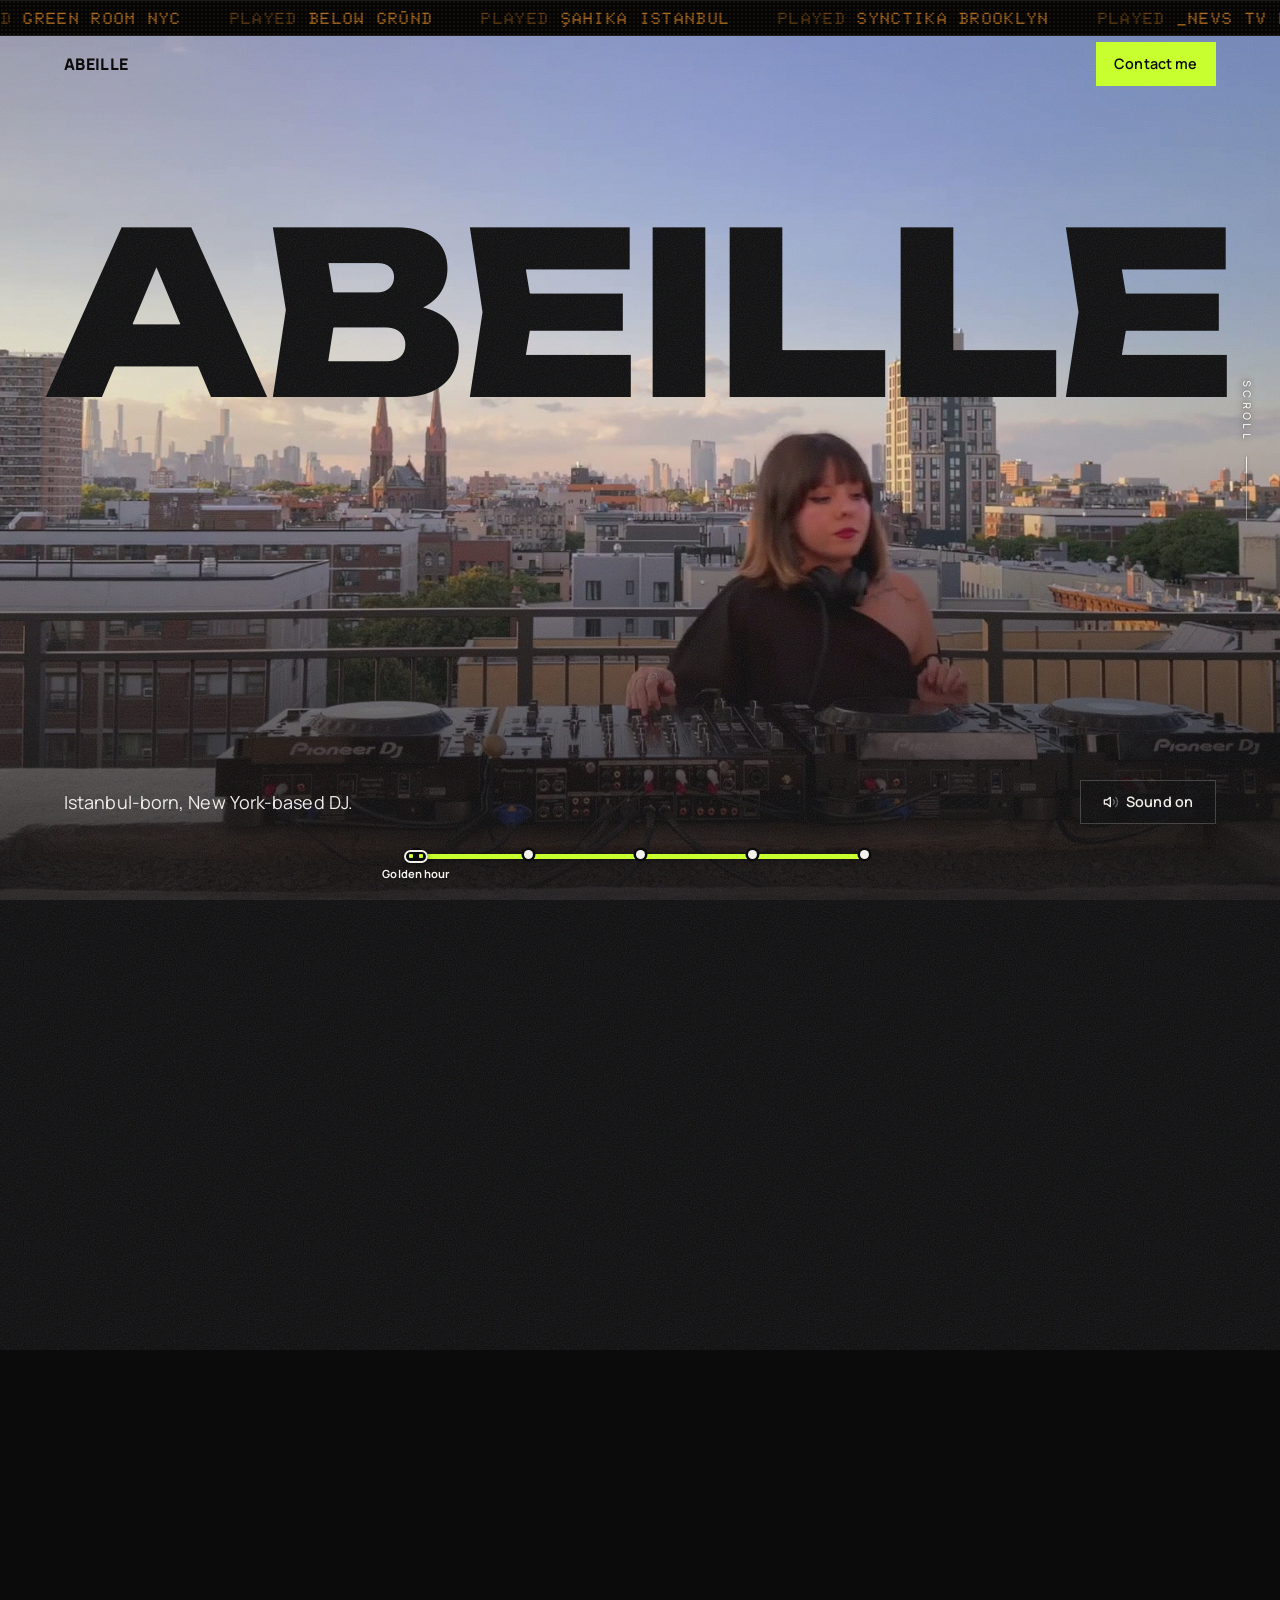
<file: index.html>
<!doctype html>
<html lang="en">
<head>
<meta charset="utf-8">
<meta name="viewport" content="width=device-width, initial-scale=1, viewport-fit=cover">
<title>Abeille · New York DJ | Hypnotic techno, left-field house</title>
<meta name="description" content="Abeille (Melis Eser) is an Istanbul-born, New York-based DJ playing groovy, hypnotic techno, left-field house, ambient and old-school breakbeat.">
<meta name="theme-color" content="#0b0b0c">
<meta property="og:type" content="website">
<meta property="og:title" content="Abeille · New York DJ">
<meta property="og:description" content="Istanbul-born, New York-based DJ playing groovy, hypnotic techno, left-field house, ambient and old-school breakbeat.">
<meta property="og:image" content="https://abeillemusic.com/assets/share.jpg">
<meta property="og:image:width" content="1200">
<meta property="og:image:height" content="630">
<meta name="twitter:card" content="summary_large_image">
<link rel="canonical" href="https://abeillemusic.com/">
<script type="application/ld+json">{"@context": "https://schema.org", "@type": "Person", "name": "Abeille", "alternateName": "Melis Eser", "jobTitle": "DJ", "description": "Istanbul-born, New York-based DJ playing groovy, hypnotic techno, left-field house, ambient and old-school breakbeat.", "url": "https://abeillemusic.com/", "image": "https://abeillemusic.com/assets/share.jpg", "homeLocation": {"@type": "Place", "name": "New York City"}, "sameAs": ["https://www.instagram.com/abeille____/", "https://linktr.ee/abeille__", "https://www.youtube.com/watch?v=L6z0ljJA3YI", "https://www.youtube.com/watch?v=DPb9WRZc78A"]}</script>
<link rel="icon" href="data:,">
<link rel="preconnect" href="https://fonts.googleapis.com">
<link rel="preconnect" href="https://fonts.gstatic.com" crossorigin>
<link href="https://fonts.googleapis.com/css2?family=Manrope:wght@400..800&family=Doto:wght@700..900&family=Unbounded:wght@700..900&display=swap" rel="stylesheet">
<link rel="stylesheet" href="scrollcraft.css">
<style>
:root {
  --sc-canvas: #0b0b0c;  --sc-surface: #151517;
  --sc-ink: #f3f1ec;     --sc-ink-soft: #aeaaa2;
  --sc-accent: #c8ff2e;  --sc-accent-ink: #0b0b0c;
  --sc-font-display: "Manrope", system-ui, sans-serif;
  --sc-font-text: "Manrope", system-ui, sans-serif;
  --sc-font-mono: "Manrope", system-ui, sans-serif;
  --ticker-h: 36px;
  --led: #ff9f2e;          /* countdown-clock amber: the ticker only */
  --bar-h: 56px;
  color-scheme: dark;
}
html { background: var(--sc-canvas); }
body {
  margin: 0; background: var(--sc-canvas); color: var(--sc-ink);
  font-family: var(--sc-font-text); font-size: var(--sc-t-base);
  line-height: var(--sc-leading-body); letter-spacing: 0.005em;
  -webkit-font-smoothing: antialiased;
}
::selection { background: var(--sc-accent); color: var(--sc-accent-ink); }
a { color: inherit; text-underline-offset: 0.2em; text-decoration-thickness: 1px; }
:focus-visible { outline: 2px solid var(--sc-accent); outline-offset: 3px; border-radius: 4px; }

/* ------------------------------------------------------------ chrome ---- */
/* The ticker is a station countdown clock: amber dot-matrix on black, each
   entry led by an L-train bullet (the Brooklyn line, and grey, which is the
   one line colour that belongs on a black-and-white page). */
.ticker {
  position: fixed; inset: 0 0 auto 0; height: var(--ticker-h); z-index: 61;
  background: #050505; color: var(--led);
  font: 800 1.02rem/var(--ticker-h) "Doto", var(--sc-font-mono); letter-spacing: 0.08em; text-transform: uppercase;
  overflow: hidden; white-space: nowrap;
  border-bottom: 1px solid #1c1c1c;
  box-shadow: inset 0 1px 0 #1a1a1a;
}
.ticker::after {
  /* the LED panel's grille: a faint dot screen over the whole strip */
  content: ""; position: absolute; inset: 0; pointer-events: none; z-index: 0;
  background-image: radial-gradient(circle, rgb(255 159 46 / 0.07) 0.8px, transparent 1.2px);
  background-size: 4px 4px;
}
.ticker__track { position: relative; z-index: 1; display: inline-flex; animation: tick 60s linear infinite; will-change: transform; }
.ticker__run { display: inline-flex; gap: 3rem; padding-right: 3rem; }
.ticker__run > span { display: inline-flex; align-items: center; gap: 0.7em; }
.ticker__run b { font-weight: 700; opacity: 0.62; }
.bullet {
  flex: none; width: 22px; height: 22px; border-radius: 50%;
  display: inline-grid; place-items: center;
  background: #a7a9ac; color: #fff;
  font: 700 0.8rem/1 "Helvetica Neue", Helvetica, Arial, sans-serif; letter-spacing: 0;
}
@keyframes tick { to { transform: translate3d(-50%, 0, 0); } }
@media (hover: hover) and (pointer: fine) { .ticker:hover .ticker__track { animation-play-state: paused; } }
.ticker__track { opacity: calc(0.82 + var(--beat, 0) * 0.18); }

.bar {
  position: fixed; top: var(--ticker-h); inset-inline: 0; height: var(--bar-h); z-index: 60;
  display: flex; align-items: center; justify-content: space-between;
  padding-inline: var(--sc-gutter); pointer-events: none;
}
.bar > * { pointer-events: auto; }
.mark {
  font: 800 1rem/1 var(--sc-font-display); font-stretch: 72%; letter-spacing: 0.02em; text-transform: uppercase;
  color: var(--bar-ink, var(--sc-accent-ink)); text-decoration: none;
  transition: color 240ms var(--sc-ease-out);
}
.mark span { font-weight: 500; }
.bar__right { display: flex; align-items: center; gap: var(--sc-2); }
.btn.bar__sound { width: 44px; padding: 0; flex: none; justify-content: center; opacity: 0; pointer-events: none; transition: opacity 200ms var(--sc-ease-out), transform 140ms var(--sc-ease-out); }
.bar__sound svg { width: 18px; height: 18px; flex: none; }
.btn.bar__sound.is-shown { opacity: 1; pointer-events: auto; }
/* 2. Now playing: while the sound is on, the bar's speaker becomes a small
   spinning record with the set's name. Tap it to turn the sound off. */
.np { display: none; align-items: center; gap: 10px; }
.np__disc { width: 24px; height: 24px; border-radius: 50%; flex: none;
  background: radial-gradient(circle, var(--sc-accent) 0 22%, #0d0d0e 23% 27%, var(--sc-canvas) 28% 30%, transparent 31%), repeating-radial-gradient(circle, #111 0 1px, #222 1.4px 2.2px);
  box-shadow: inset 0 0 0 1px rgb(255 255 255 / 0.15); animation: spin 2.2s linear infinite; }
.np__txt { display: grid; text-align: left; line-height: 1.1; }
.np__txt small { font: 600 0.56rem/1 var(--sc-font-mono); letter-spacing: 0.14em; text-transform: uppercase; color: var(--sc-ink-soft); }
.np__txt b { font: 600 0.78rem/1.3 var(--sc-font-text); white-space: nowrap; }
.btn.bar__sound.is-playing { width: auto; padding: 0 14px 0 10px; }
.bar__sound.is-playing .np { display: inline-flex; }
.bar__sound.is-playing .np__icon { display: none; }
@media (max-width: 860px) { .bar__sound.is-playing .np__txt { display: none; } .btn.bar__sound.is-playing { padding: 0; width: 40px; justify-content: center; } }
@media (prefers-reduced-motion: reduce) { .np__disc { animation: none; } }
/* 3. Club light: on the dark slides a soft beam follows the mouse. */
.spot { position: fixed; inset: 0; z-index: 25; pointer-events: none; opacity: 0; transition: opacity 500ms var(--sc-ease-out);
  background: radial-gradient(34vmax 34vmax at var(--spx, 50%) var(--spy, 40%), rgb(255 255 255 / 0.13), rgb(255 255 255 / 0.04) 45%, transparent 70%);
  mix-blend-mode: screen; }
.spot.is-on { opacity: 1; }
@media (hover: none), (pointer: coarse), (prefers-reduced-motion: reduce) { .spot { display: none; } }
.btn {
  appearance: none; border: 0; cursor: pointer; text-decoration: none; white-space: nowrap;
  display: inline-flex; align-items: center; gap: 0.5em;
  height: 44px; padding-inline: 1.15rem; border-radius: 0;
  background: var(--sc-accent); color: var(--sc-accent-ink);
  font: 600 0.9rem/1 var(--sc-font-text); letter-spacing: 0.01em;
  box-shadow: none;
  transition: transform 140ms var(--sc-ease-out), background-color 160ms var(--sc-ease-out);
}
@media (hover: hover) and (pointer: fine) { .btn:hover { background: color-mix(in oklab, var(--sc-accent) 86%, white); } }
.btn:active { transform: scale(0.97); }
.btn:disabled { opacity: 0.5; cursor: not-allowed; }
.btn--ghost { background: color-mix(in oklab, var(--sc-canvas) 72%, transparent); color: var(--sc-ink); box-shadow: inset 0 0 0 1px color-mix(in oklab, var(--sc-ink) 22%, transparent); }
@media (hover: hover) and (pointer: fine) { .btn--ghost:hover { background: color-mix(in oklab, var(--sc-canvas) 88%, transparent); } }

/* The map, drawn like a subway line: five stations on one lime route, and a
   small train that rides between them as you scroll. */
.fader {
  position: fixed; z-index: 60; left: 50%; bottom: max(14px, env(safe-area-inset-bottom));
  translate: -50% 0; width: min(560px, calc(100vw - 2 * var(--sc-gutter)));
}
.fader ol { list-style: none; margin: 0; padding: 0; display: grid; grid-template-columns: repeat(5, 1fr); position: relative; }
.fader ol::before {
  content: ""; position: absolute; left: 10%; right: 10%; top: 12px; height: 5px;
  background: var(--sc-accent); border-radius: 5px;
  box-shadow: 0 1px 6px rgb(0 0 0 / 0.35);
  /* 1. the line pulses on the kick */
  transform: scaleY(calc(1 + var(--beat, 0) * 0.9)); filter: brightness(calc(1 + var(--beat, 0) * 0.35));
}
.fader__knob {
  position: absolute; top: 8px; left: 0; width: 24px; height: 13px; margin-left: -12px; border-radius: 7px;
  background: var(--sc-canvas); box-shadow: inset 0 0 0 2px var(--sc-ink), 0 1px 4px rgb(0 0 0 / 0.5);
  z-index: 3;
  transform: translate3d(calc(var(--k, 0) * 1px), calc(var(--beat, 0) * -4px), 0); will-change: transform; pointer-events: none;
}
.fader__knob::before, .fader__knob::after {
  content: ""; position: absolute; top: 4px; width: 4px; height: 4px; border-radius: 1px; background: var(--sc-accent);
}
.fader__knob::before { left: 5px; } .fader__knob::after { right: 5px; }
.fader button {
  appearance: none; background: none; border: 0; cursor: pointer; color: var(--sc-ink-soft);
  display: flex; flex-direction: column; align-items: center; gap: 8px; padding: 8px 0 4px; width: 100%; min-height: 44px;
  font: 700 0.7rem/1.2 var(--sc-font-text); letter-spacing: 0.01em;
  text-shadow: 0 1px 3px rgb(0 0 0 / 0.7);
  transition: color 160ms var(--sc-ease-out);
}
.fader button::before {
  content: ""; width: 9px; height: 9px; border-radius: 50%;
  background: var(--sc-ink); box-shadow: 0 0 0 2.5px var(--sc-canvas);
  position: relative; z-index: 1;
}
.fader button[aria-current="true"] { color: var(--sc-ink); }
@media (min-width: 861px) {
  .fader button span { opacity: 0; transition: opacity 180ms var(--sc-ease-out); }
  .fader button[aria-current="true"] span, .fader:hover button span, .fader:focus-within button span { opacity: 1; }
}
@media (hover: hover) and (pointer: fine) { .fader button:hover { color: var(--sc-ink); } }

/* --------------------------------------------------------------- hero ---- */
.hero { position: fixed; inset: 0; z-index: 2; overflow: clip; pointer-events: none; will-change: opacity; }
.hero video, .hero canvas { position: absolute; inset: 0; width: 100%; height: 100%; }
#skyline { -webkit-mask-image: url(assets/skyline-mask.png); mask-image: url(assets/skyline-mask.png); -webkit-mask-repeat: no-repeat; mask-repeat: no-repeat; }
.hero video { object-fit: cover; background: #7d8fc4 url(assets/hero-poster.jpg) center / cover; }
.hero__name {
  position: absolute; left: 0; right: 0; margin: 0; text-align: center; white-space: nowrap;
  font-family: "Unbounded", var(--sc-font-display); font-weight: 800;
  text-transform: uppercase; letter-spacing: -0.02em; line-height: 0.9;
  color: var(--sc-canvas);
  transform-origin: 50% 100%; will-change: transform;
}
.hero__name .amp { font-weight: 500; }
/* Solid black, set down into the skyline so the towers stand in front of it. */
.hero__name .pre { display: block; font-size: 0.56em; line-height: 0.84; margin-bottom: 0.05em; }
.hero__scrim { position: absolute; inset: auto 0 0 0; height: 46%; background: linear-gradient(to top, rgb(11 11 12 / 0.86), rgb(11 11 12 / 0.55) 45%, transparent); }
.hero__foot {
  position: absolute; left: var(--sc-gutter); right: var(--sc-gutter); bottom: calc(76px + env(safe-area-inset-bottom));
  display: flex; align-items: center; justify-content: space-between; gap: var(--sc-5); pointer-events: none;
}
.hero__foot > * { pointer-events: auto; }
.hero__sub { margin: 0; max-width: 34ch; font-size: var(--sc-t-base); line-height: 1.5; text-wrap: balance; }
.cue { position: absolute; right: clamp(14px, 2.2vw, 32px); top: 50%; translate: 0 -50%; display: flex; flex-direction: column; align-items: center; gap: 14px; pointer-events: none; transition: opacity 300ms var(--sc-ease-out); }
.cue__label { writing-mode: vertical-rl; font: 700 0.68rem/1 var(--sc-font-mono); letter-spacing: 0.32em; text-transform: uppercase; color: var(--sc-ink); text-shadow: 0 0 1px rgb(0 0 0 / 0.6), 0 1px 6px rgb(0 0 0 / 0.55); }
.cue__line { position: relative; width: 1px; height: 64px; background: color-mix(in oklab, var(--sc-ink) 45%, transparent); box-shadow: 0 0 3px rgb(0 0 0 / 0.4); overflow: hidden; }
.cue__line::after { content: ""; position: absolute; left: 0; top: 0; width: 1px; height: 16px; background: var(--sc-ink); animation: cue 1.8s var(--sc-ease-in-out) infinite; }
@keyframes cue { from { transform: translateY(64px); } to { transform: translateY(-16px); } }
.cue.is-gone { opacity: 0; }
@media (prefers-reduced-motion: reduce) { .cue__line::after { animation: none; top: 24px; } }
.hero__play { position: absolute; left: 50%; top: 58%; translate: -50% -50%; width: 72px; height: 72px; border: 0; border-radius: 50%; cursor: pointer;
  background: rgb(11 11 12 / 0.55); color: var(--sc-ink); box-shadow: inset 0 0 0 1.5px rgb(255 255 255 / 0.5); display: none; place-items: center; pointer-events: auto; z-index: 3;
  transition: transform 140ms var(--sc-ease-out); }
.hero__play svg { width: 28px; height: 28px; margin-left: 4px; }
.hero__play:active { transform: scale(0.95); }
.hero.is-blocked .hero__play { display: grid; }
.sound { min-width: 8.5rem; justify-content: center; }
.sound svg { width: 16px; height: 16px; }


/* -------------------------------------------------------------- copy ----- */
.seg-live { position: absolute; inset: 0; width: 100%; height: 100%; object-fit: cover; z-index: 2; }
.fill { position: absolute; inset: 0; }
.mont-label { position: absolute; left: var(--sc-gutter); top: calc(var(--ticker-h) + var(--bar-h) + 3vh); margin: 0; display: flex; align-items: center; gap: 12px;
  font: 800 clamp(1rem, 1.4vw, 1.35rem)/1 "Doto", var(--sc-font-mono); letter-spacing: 0.08em; text-transform: uppercase; color: var(--led); text-shadow: 0 1px 6px rgb(0 0 0 / 0.6); }
.mont-label__k { font: 700 0.62rem/1 var(--sc-font-mono); letter-spacing: 0.2em; color: var(--sc-canvas); background: var(--led); padding: 4px 6px; text-shadow: none; }
/* A .fill block spans the whole screen, so it must never catch clicks itself,
   or a block on top swallows clicks meant for the one under it. Only its controls take clicks, and only while the engine has
   marked the block live. */
.fill { pointer-events: none !important; }
.fill[style*="pointer-events: auto"] :is(a, button, input, select, textarea, label, .boro, .book, form, .crate) { pointer-events: auto; }
.kicker { font: 500 0.72rem/1.2 var(--sc-font-mono); letter-spacing: 0.08em; text-transform: uppercase; color: var(--sc-accent); margin: 0 0 var(--sc-3); }
.say { margin: 0; font: 700 var(--sc-t-2xl)/1.02 var(--sc-font-display); font-stretch: 80%; letter-spacing: var(--sc-track-snug); text-wrap: balance; max-width: 16ch; }
.body { margin: var(--sc-4) 0 0; color: var(--sc-ink-soft); max-width: 40ch; text-wrap: pretty; line-height: 1.66; }

.lead-scrim { position: absolute; inset: 0; background: linear-gradient(90deg, rgb(11 11 12 / 0.78), rgb(11 11 12 / 0.4) 32%, transparent 55%); }
.dusk-line { position: absolute; left: var(--sc-gutter); top: 30%; }
.dusk-line .say { font-size: var(--sc-t-xl); font-weight: 600; font-stretch: 90%; max-width: 20ch; }

/* The peak. Two halves, one room, two names. */
.peak-scrim { position: absolute; inset: 0; background: linear-gradient(to top, rgb(11 11 12 / 0.9) 0%, rgb(11 11 12 / 0.55) 30%, transparent 55%); }
.name { position: absolute; bottom: clamp(5.5rem, 13vh, 8rem); width: calc(50% - 2 * var(--sc-gutter)); }
.name--a, .name--solo { left: var(--sc-gutter); }
.name--solo { width: min(44rem, calc(100% - 2 * var(--sc-gutter))); }
.name--solo h2 { font-size: clamp(3rem, 9vw, 9rem); }
.name--r { left: calc(50% + var(--sc-gutter)); }
.name h2 {
  margin: 0; font-family: "Unbounded", var(--sc-font-display); font-weight: 800;
  font-size: clamp(2.4rem, 5.6vw, 6.4rem); line-height: 0.92; letter-spacing: -0.02em; text-transform: uppercase;
  color: var(--sc-ink);
}
.name h2 .rule { display: block; height: 3px; width: 2.2ch; background: var(--sc-accent); margin: 0.12em 0 0; }
.name p { margin: var(--sc-4) 0 0; max-width: 36ch; color: var(--sc-ink); font-size: var(--sc-t-base); line-height: 1.5; }
.name__link { color: inherit; text-decoration: none; }
@media (hover: hover) and (pointer: fine) { .name__link:hover .rule { width: 100%; } }
.name h2 .rule { transition: width 260ms var(--sc-ease-out); }
.name__more { display: inline-flex; align-items: center; gap: 0.5em; margin-top: var(--sc-4); min-height: 44px; padding: 0 1rem; border-radius: 0; background: var(--sc-accent); color: var(--sc-accent-ink); font: 600 0.9rem/1 var(--sc-font-text); text-decoration: none; box-shadow: none; transition: transform 140ms var(--sc-ease-out); }
.name__more:active { transform: scale(0.97); }
.name p small { display: block; margin-top: var(--sc-2); color: var(--sc-ink-soft); font: 400 0.72rem/1.5 var(--sc-font-mono); letter-spacing: 0.04em; text-transform: uppercase; }

.listen { position: absolute; left: var(--sc-gutter); right: var(--sc-gutter); top: calc(var(--ticker-h) + var(--bar-h) + 4vh); max-width: 78rem; }
/* The crate: her sets as records. They sit still; click one and it starts
   turning (and opens the set), so the one you are playing is the one that spins. */
.crate { list-style: none; margin: var(--sc-6) 0 0; padding: 0; display: grid; grid-template-columns: repeat(5, minmax(0, 1fr)); gap: var(--sc-5) var(--sc-5); max-width: min(78rem, 118vh); }
.rec a { display: block; text-decoration: none; color: inherit; }
.rec__disc {
  position: relative; display: block; width: min(100%, 20vh); aspect-ratio: 1; border-radius: 50%;
  background:
    radial-gradient(circle at 50% 50%, transparent 0 40%, rgb(255 255 255 / 0.06) 40.4%, transparent 41%),
    repeating-radial-gradient(circle at 50% 50%, #111 0 1.2px, #1a1a1c 1.6px 2.6px),
    #0d0d0e;
  box-shadow: 0 10px 24px rgb(0 0 0 / 0.55), inset 0 0 0 1px rgb(255 255 255 / 0.06);
  transition: transform 260ms var(--sc-ease-out);
}
.rec__disc::before { content: ""; position: absolute; inset: 0; border-radius: 50%; background: conic-gradient(from 20deg, transparent 0 12%, rgb(255 255 255 / 0.09) 17%, transparent 24% 62%, rgb(255 255 255 / 0.07) 67%, transparent 74%); mix-blend-mode: screen; pointer-events: none; }
.rec__label { position: absolute; left: 50%; top: 50%; width: 50%; height: 50%; translate: -50% -50%; border-radius: 50%; object-fit: cover; box-shadow: 0 0 0 3px #0d0d0e; }
.rec__disc::after { content: ""; position: absolute; left: 50%; top: 50%; width: 3.4%; height: 3.4%; translate: -50% -50%; border-radius: 50%; background: var(--sc-canvas); box-shadow: inset 0 0 0 1px rgb(255 255 255 / 0.25); z-index: 1; }
.rec__t { display: block; margin-top: var(--sc-3); font: 700 var(--sc-t-sm)/1.25 var(--sc-font-display); transition: color 160ms var(--sc-ease-out); }
.rec__m { display: block; margin-top: 2px; font: 500 0.66rem/1.4 var(--sc-font-mono); letter-spacing: 0.06em; text-transform: uppercase; color: var(--sc-ink-soft); }
.rec.is-playing .rec__disc { animation: spin 2.2s linear infinite; }
.rec.is-playing .rec__t { color: var(--sc-accent); }
@keyframes spin { to { rotate: 360deg; } }
@media (hover: hover) and (pointer: fine) { .rec a:hover .rec__disc { transform: translateY(-6px); } .rec a:hover .rec__t { color: var(--sc-accent); } }
.rec a:focus-visible { outline: none; }
.rec a:focus-visible .rec__disc { outline: 2px solid var(--sc-accent); outline-offset: 5px; }
.crate__more { display: flex; gap: var(--sc-6); margin: var(--sc-6) 0 0; }
.crate__more a { font: 600 var(--sc-t-sm)/1 var(--sc-font-display); text-decoration: underline; text-decoration-color: color-mix(in oklab, var(--sc-ink) 35%, transparent); text-underline-offset: 0.3em; min-height: 44px; display: inline-flex; align-items: center; }
@media (hover: hover) and (pointer: fine) { .crate__more a:hover { color: var(--sc-accent); } }
@media (prefers-reduced-motion: reduce) { .rec.is-playing .rec__disc { animation: none; } }
@media (min-width: 861px) and (max-height: 800px) {
  .listen { top: calc(var(--ticker-h) + var(--bar-h) + 2vh); }
  .listen__head { font-size: var(--sc-t-lg); }
  .crate { margin-top: var(--sc-4); gap: var(--sc-4); }
  .rec__disc { width: min(100%, 17vh); }
  .crate__more { margin-top: var(--sc-3); }
}
.listen__head { margin: 0; font: 700 var(--sc-t-xl)/1.1 var(--sc-font-display); font-stretch: 82%; letter-spacing: var(--sc-track-snug); text-wrap: balance; }
.listen .body { color: var(--sc-ink); max-width: 44ch; }
.listen__links { list-style: none; margin: var(--sc-6) 0 0; padding: 0; border-top: 1px solid var(--sc-hairline-strong); }
.listen__links a { display: flex; justify-content: space-between; align-items: baseline; gap: var(--sc-4); min-height: 44px; padding: var(--sc-3) 0; border-bottom: 1px solid var(--sc-hairline-strong); text-decoration: none; font: 600 var(--sc-t-lg)/1.2 var(--sc-font-display); font-stretch: 86%; }
.listen__links a span { font: 500 0.72rem/1 var(--sc-font-mono); letter-spacing: 0.06em; text-transform: uppercase; color: var(--sc-ink-soft); }
@media (hover: hover) and (pointer: fine) { .listen__links a:hover { color: var(--sc-accent); } }
.rooms { position: absolute; left: var(--sc-gutter); top: calc(var(--ticker-h) + var(--bar-h) + 6vh); }
.rooms ul { list-style: none; margin: 0; padding: 0; font: 800 var(--sc-t-3xl)/0.96 var(--sc-font-display); font-stretch: 70%; text-transform: uppercase; letter-spacing: -0.005em; }
.rooms li:nth-child(even) { color: var(--sc-ink-soft); }
.rooms .body { color: var(--sc-ink); }
.gear { position: absolute; left: var(--sc-gutter); bottom: clamp(6rem, 14vh, 8.5rem); max-width: 26rem; }
.gear .say { font-size: var(--sc-t-xl); max-width: 18ch; }
.side-scrim { position: absolute; inset: 0; background: rgb(11 11 12 / 0.72); }

/* The close. The lights are down, nothing moves, and the form is simple. */
.book {
  position: absolute; left: var(--sc-gutter); right: var(--sc-gutter);
  top: calc(var(--ticker-h) + var(--bar-h) + 2vh); bottom: 84px;
  display: grid; grid-template-columns: minmax(0, 0.9fr) minmax(0, 1.1fr); gap: clamp(2rem, 6vw, 6rem); align-items: center;
  max-width: 72rem; margin-inline: auto;
}
.book__lede h2 { margin: 0; font: 800 var(--sc-t-3xl)/0.94 var(--sc-font-display); font-stretch: 72%; text-transform: uppercase; letter-spacing: -0.005em; }
.book__credit { margin-top: var(--sc-6); font: 400 0.7rem/1.6 var(--sc-font-mono); letter-spacing: 0.04em; text-transform: uppercase; color: var(--sc-ink-soft); }
form.f {
  display: grid; grid-template-columns: 1fr 1fr; gap: var(--sc-4);
  padding: clamp(1.25rem, 2.6vw, 2rem); border-radius: var(--sc-r-md);
  background: color-mix(in oklab, var(--sc-surface) 92%, transparent); box-shadow: var(--sc-edge), var(--sc-e3);
}
.f label { display: grid; gap: 6px; font: 500 0.72rem/1.2 var(--sc-font-mono); letter-spacing: 0.06em; text-transform: uppercase; color: var(--sc-ink-soft); }
.f .wide { grid-column: 1 / -1; }
.f input, .f select, .f textarea {
  width: 100%; box-sizing: border-box; font: 400 1rem/1.4 var(--sc-font-text); color: var(--sc-ink); letter-spacing: 0;
  background: var(--sc-canvas); border: 1px solid var(--sc-hairline-strong); border-radius: var(--sc-r-sm);
  padding: 0.65rem 0.75rem; min-height: 44px; caret-color: var(--sc-accent); text-transform: none;
  transition: border-color 160ms var(--sc-ease-out);
}
.f textarea { resize: vertical; min-height: 72px; }
.f input:hover, .f select:hover, .f textarea:hover { border-color: color-mix(in oklab, var(--sc-ink) 40%, transparent); }
.f input:focus-visible, .f select:focus-visible, .f textarea:focus-visible { outline: 2px solid var(--sc-accent); outline-offset: 1px; border-color: transparent; }
.f .check { display: flex; align-items: center; gap: 10px; font: 400 0.95rem/1.3 var(--sc-font-text); letter-spacing: 0; text-transform: none; color: var(--sc-ink); min-height: 44px; }
.f .check input { width: 20px; height: 20px; min-height: 0; accent-color: var(--sc-accent); margin: 0; }
.f__row { grid-column: 1 / -1; display: flex; align-items: center; justify-content: space-between; gap: var(--sc-4); flex-wrap: wrap; }
.f__status { margin: 0; font-size: var(--sc-t-sm); color: var(--sc-ink-soft); min-height: 1.4em; }
.f__status[data-state="ok"] { color: var(--sc-accent); }

/* The close: her name, two ways to reach her, nothing else. */
.contact-scrim { position: absolute; inset: 0; background: linear-gradient(90deg, rgb(11 11 12 / 0.9) 0%, rgb(11 11 12 / 0.75) 45%, rgb(11 11 12 / 0.2) 75%, transparent 90%); }
@media (max-width: 860px) {
  .contact-scrim { background: rgb(11 11 12 / 0.72); }
  .contact__ways a { flex-direction: column; align-items: flex-start; gap: 6px; }
  .contact__ways .v { font-size: var(--sc-t-lg); overflow-wrap: anywhere; }
}
.contact { position: absolute; left: var(--sc-gutter); right: var(--sc-gutter); top: 50%; transform: translateY(-50%); max-width: 44rem; }
.contact h2 { margin: 0; font: 800 clamp(1.8rem, 3.8vw, 3.6rem)/0.95 "Unbounded", var(--sc-font-display); letter-spacing: -0.02em; text-transform: uppercase; }
.contact .body { margin: var(--sc-5) 0 0; color: var(--sc-ink); max-width: 44ch; }
.contact__ways { list-style: none; margin: var(--sc-6) 0 0; padding: 0; border-top: 1px solid var(--sc-hairline-strong); }
.contact__ways a { display: flex; justify-content: space-between; align-items: baseline; gap: var(--sc-5); min-height: 56px; padding: var(--sc-4) 0; border-bottom: 1px solid var(--sc-hairline-strong); text-decoration: none; }
.contact__ways .k { font: 500 0.78rem/1 var(--sc-font-mono); letter-spacing: 0.06em; text-transform: uppercase; color: var(--sc-ink-soft); }
.contact__ways .v { font: 700 var(--sc-t-xl)/1.1 var(--sc-font-display); font-stretch: 86%; color: var(--sc-ink); transition: color 160ms var(--sc-ease-out); }
@media (hover: hover) and (pointer: fine) { .contact__ways a:hover .v { color: var(--sc-accent); } }
.contact__credit { margin-top: var(--sc-7); font: 400 0.7rem/1.6 var(--sc-font-mono); letter-spacing: 0.04em; text-transform: uppercase; color: var(--sc-ink-soft); }

/* The borough map. Official outlines, simplified; tap one and it lights up. */
.boro-map { margin: var(--sc-6) 0 0; max-width: 22rem; }
.boro-map svg { display: block; width: 100%; height: auto; overflow: visible; }
.boro { fill: #29292d; stroke: color-mix(in oklab, var(--sc-ink) 38%, transparent); stroke-width: 0.8; stroke-linejoin: round; cursor: pointer; transition: fill 160ms var(--sc-ease-out); }
@media (hover: hover) and (pointer: fine) { .boro:hover { fill: #3a3a3f; } }
.boro.is-on { fill: var(--sc-accent); stroke: var(--sc-accent); }
.boro-map figcaption { margin-top: var(--sc-3); font: 500 0.72rem/1.4 var(--sc-font-mono); letter-spacing: 0.06em; text-transform: uppercase; color: var(--sc-ink-soft); }
.boro-map figcaption b { color: var(--sc-accent); font-weight: 500; }
.boro-pick { border: 0; margin: 0; padding: 0; min-width: 0; }
.boro-pick legend { padding: 0; margin-bottom: 6px; font: 500 0.72rem/1.2 var(--sc-font-mono); letter-spacing: 0.06em; text-transform: uppercase; color: var(--sc-ink-soft); }
.chips { display: flex; flex-wrap: wrap; gap: 6px; }
.chip { position: relative; display: inline-flex; }
.chip input { position: absolute; opacity: 0; inset: 0; margin: 0; cursor: pointer; }
.chip span {
  display: inline-flex; align-items: center; min-height: 36px; padding: 0 0.8rem; border-radius: var(--sc-r-pill);
  border: 1px solid var(--sc-hairline-strong); font: 400 0.9rem/1 var(--sc-font-text); color: var(--sc-ink); letter-spacing: 0; text-transform: none;
  transition: background-color 160ms var(--sc-ease-out), border-color 160ms var(--sc-ease-out), color 160ms var(--sc-ease-out);
}
@media (hover: hover) and (pointer: fine) { .chip:hover span { border-color: color-mix(in oklab, var(--sc-ink) 50%, transparent); } }
.chip input:checked + span { background: var(--sc-accent); border-color: var(--sc-accent); color: var(--sc-accent-ink); }
.chip input:focus-visible + span { outline: 2px solid var(--sc-accent); outline-offset: 2px; }

/* -------------------------------------------------------------- phone ---- */
@media (max-width: 860px) {
  :root { --bar-h: 52px; }
  .mark { font-size: 0.86rem; }
  .bar .btn { height: 40px; padding-inline: 0.9rem; font-size: 0.84rem; }
  .bar .bar__sound { width: 40px; padding: 0; }
  .hero__sub { font-size: var(--sc-t-sm); max-width: 30ch; }
  .hero__name { letter-spacing: -0.045em; }
  .fader button span { display: none; }
  .fader button[aria-current="true"] span { display: inline; position: absolute; top: -14px; white-space: nowrap; }
  .fader button { position: relative; }
  .name { width: auto; left: var(--sc-gutter); right: var(--sc-gutter); }
  .name--a { top: calc(var(--ticker-h) + var(--bar-h) + 1rem); bottom: auto; }
  .name--solo { bottom: 88px; }
  .name--solo h2 { font-size: clamp(2.6rem, 15vw, 4.2rem); }
  .name--r { bottom: 88px; }
  .name h2 { font-size: clamp(2.2rem, 11vw, 3.6rem); }
  .name p { font-size: var(--sc-t-sm); }
  .peak-scrim { background: linear-gradient(to bottom, rgb(11 11 12 / 0.7), transparent 18%), linear-gradient(to top, rgb(11 11 12 / 0.96) 0%, rgb(11 11 12 / 0.9) 34%, rgb(11 11 12 / 0.55) 52%, transparent 68%); }
  .rooms ul { font-size: clamp(2.2rem, 11vw, 3rem); }
  .listen { right: var(--sc-gutter); top: calc(var(--ticker-h) + var(--bar-h) + 1rem); }
  /* phones: all ten records at once, four to a row, the last row centred */
  .crate { display: flex; flex-wrap: wrap; justify-content: center; gap: 14px 10px; margin-top: var(--sc-4); }
  .rec { flex: 0 0 calc((100% - 30px) / 4); text-align: center; }
  .rec__disc { width: 100%; margin: 0 auto; }
  .rec__t { margin-top: 6px; font-size: 0.68rem; line-height: 1.2; }
  .rec__m { display: none; }
  .crate__more { gap: var(--sc-5); margin-top: var(--sc-4); }
  .crate__more a { font-size: 0.8rem; }
  .listen__head { font-size: var(--sc-t-lg); }
  .listen .body { font-size: var(--sc-t-sm); }
  .listen__links { margin-top: var(--sc-4); }
  .listen__links a { font-size: var(--sc-t-base); }
  .gear { right: var(--sc-gutter); bottom: 90px; max-width: none; }
  .side-scrim { background: rgb(11 11 12 / 0.8); }
  .dusk-line { right: var(--sc-gutter); }
  .book { grid-template-columns: 1fr; gap: var(--sc-4); align-content: start; top: calc(var(--ticker-h) + var(--bar-h) + 0.5rem); bottom: 64px; overflow-y: auto; overscroll-behavior: contain; }
  .book__lede h2 { font-size: var(--sc-t-2xl); }
  .book__lede .body { margin-top: var(--sc-2); font-size: var(--sc-t-sm); }
  .book__credit { display: none; }
  .boro-map { max-width: 13rem; margin-top: var(--sc-3); }
  form.f { gap: var(--sc-3); padding: 1rem; }
  .f textarea { min-height: 56px; }
}
@media (max-width: 860px) and (orientation: portrait) {
  .hero__foot { flex-direction: row; align-items: center; bottom: calc(84px + env(safe-area-inset-bottom)); gap: var(--sc-3); }
  .hero__foot .sound { min-width: 0; width: 44px; padding: 0; }
  .hero__foot .sound span { position: absolute; width: 1px; height: 1px; overflow: hidden; clip: rect(0 0 0 0); }
  .hero__name .l { display: block; }
}
@media (max-width: 860px) and (max-height: 700px) { .book__lede .body { display: none; } }
/* small phones (iPhone SE and similar): records five to a row, tighter type,
   and a contact card that never slides under the bar */
@media (max-width: 860px) and (max-height: 700px) {
  .listen { top: calc(var(--ticker-h) + var(--bar-h) + 0.5rem); }
  .listen .kicker { margin-bottom: 4px; }
  .listen__head { font-size: var(--sc-t-base); }
  .crate { gap: 10px 8px; margin-top: 10px; }
  .rec { flex-basis: calc((100% - 32px) / 5); }
  .rec__t { font-size: 0.6rem; }
  .crate__more { margin-top: 8px; }
  .crate__more a { min-height: 36px; font-size: 0.72rem; }
}
@media (max-width: 860px) {
  .contact { top: calc(var(--ticker-h) + var(--bar-h) + 1.5rem); transform: none; }
  .contact__ways .v { font-size: clamp(1rem, 5.2vw, 1.35rem); overflow-wrap: normal; white-space: nowrap; }
}

@media (prefers-reduced-motion: reduce) {
  .ticker__track { animation: none; }
  .ticker { overflow-x: auto; }
  .hero__name { transform: none !important; }
}
</style>
</head>
<body>

<div class="ticker" aria-label="Where they have played">
  <div class="ticker__track"><div class="ticker__run" id="tickerRun"></div></div>
</div>

<header class="bar">
  <a class="mark" href="#top" aria-label="Abeille, back to the top">Abeille</a>
  <div class="bar__right">
    <button class="btn btn--ghost bar__sound" id="soundBar" type="button" aria-pressed="false" aria-label="Sound on">
      <span class="np" aria-hidden="true"><span class="np__disc"></span><span class="np__txt"><small>Now playing</small><b id="npName">Rooftop · _nevs tv</b></span></span>
      <svg class="np__icon" viewBox="0 0 24 24" fill="none" stroke="currentColor" stroke-width="2" stroke-linecap="round" stroke-linejoin="round" aria-hidden="true"><path d="M11 5 6 9H2v6h4l5 4V5z"/><path class="wave" d="M15.5 8.5a5 5 0 0 1 0 7M19 5a10 10 0 0 1 0 14" opacity="0.35"/></svg>
    </button>
    <a class="btn" href="#book" data-go="4">Contact me</a>
  </div>
</header>
<audio id="melisAudio" src="assets/melis-audio.m4a" preload="none" loop></audio>
<audio id="clubAudio" src="assets/nosignal-audio.m4a" preload="none" loop></audio>

<main id="top" data-sc-mode="worldflight" data-sc-seam="0.16" data-sc-lerp="0.12">

  <div data-sc-world>
    <div data-sc-segment data-sc-w="0.8" data-sc-waypoint="Golden hour">
      <img class="sc-world__poster" src="assets/gold.jpg" alt="" decoding="async">
      <video data-sc-src="assets/gold.mp4" data-sc-src-mobile="assets/gold-m.mp4" muted playsinline></video>
    </div>
    <div data-sc-segment data-sc-w="0.85" data-sc-waypoint="Dusk">
      <img class="sc-world__poster" src="assets/dusk.jpg" alt="" decoding="async">
      <video data-sc-src="assets/dusk.mp4" data-sc-src-mobile="assets/dusk-m.mp4" muted playsinline></video>
    </div>
    <div data-sc-segment data-sc-w="1.5" data-sc-linger="0.35" data-sc-waypoint="Listen" id="namesSeg">
      <img class="sc-world__poster" src="assets/peak.jpg" alt="" decoding="async">
      <video data-sc-src="assets/peak.mp4" data-sc-src-mobile="assets/peak-m.mp4" muted playsinline></video>
    </div>
    <div data-sc-segment data-sc-w="1.8" data-sc-waypoint="Abeille" id="roomSeg">
      <img class="sc-world__poster" src="assets/montage.jpg" alt="" decoding="async">
      <!-- No scrub clip here on purpose: her Below Grūnd set plays in real time (added by
           the page after mount, so the engine leaves it alone). -->
    </div>
    <div data-sc-segment data-sc-w="1.1" data-sc-waypoint="Contact me">
      <img class="sc-world__poster" src="assets/last.jpg" alt="" decoding="async">
      <video data-sc-src="assets/last.mp4" data-sc-src-mobile="assets/last-m.mp4" muted playsinline></video>
    </div>
  </div>

  <!-- The establishing shot: the set itself, in real time, with the name standing
       in the sky BEHIND the skyline. The canvas redraws the buildings from the same
       video frame through a mask, so the towers and spires cover the letters. -->
  <section class="hero" id="hero" aria-labelledby="heroName">
    <video id="live" autoplay muted loop playsinline webkit-playsinline disablepictureinpicture preload="auto" poster="assets/hero-poster.jpg"
           aria-label="Abeille (Melis Eser) playing a rooftop set in Brooklyn at sunset"></video>
    <h1 class="hero__name" id="heroName"><span class="l">Abeille</span></h1>
    <canvas id="skyline" aria-hidden="true"></canvas>
    <button class="hero__play" id="heroPlay" type="button" aria-label="Play video"><svg viewBox="0 0 24 24" aria-hidden="true"><path d="M8 5.5v13l11-6.5z" fill="currentColor"/></svg></button>
    <div class="hero__scrim"></div>
    <div class="cue" id="cue" aria-hidden="true"><span class="cue__label">Scroll</span><span class="cue__line"></span></div>
    <div class="hero__foot">
      <p class="hero__sub">Istanbul-born, New York-based DJ.</p>
      <button class="btn btn--ghost sound" id="sound" type="button" aria-pressed="false">
        <svg viewBox="0 0 24 24" fill="none" stroke="currentColor" stroke-width="2" stroke-linecap="round" stroke-linejoin="round" aria-hidden="true"><path d="M11 5 6 9H2v6h4l5 4V5z"/><path id="soundWave" d="M15.5 8.5a5 5 0 0 1 0 7M19 5a10 10 0 0 1 0 14" opacity="0.35"/></svg>
        <span id="soundLabel">Sound on</span>
      </button>
    </div>
  </section>


  <div data-sc-world-copy>

    <div class="fill" data-sc-copy data-sc-window="0.535 0.805 0.16 0.14">
      <div class="peak-scrim"></div>
      <p class="mont-label"><span class="mont-label__k">Live</span><span id="montName">Rooftop · _nevs tv</span></p>
      <div class="name name--solo">
        <h2><a class="name__link" href="abeille.html">Abeille<span class="rule"></span></a></h2>
        <p>Melis Eser. Groovy, hypnotic techno, left-field house, ambient and old-school breakbeat.</p>
        <a class="name__more" href="abeille.html">Watch Abeille play <span aria-hidden="true">→</span></a>
      </div>
    </div>

    <div class="fill" data-sc-copy data-sc-window="0.285 0.51 0.2 0.18">
      <div class="side-scrim"></div>
      <div class="listen">
        <p class="kicker">Listen</p>
        <h2 class="listen__head">Pick a record. Every one is a full set.</h2>
        <ul class="crate"><li class="rec"><a href="https://www.youtube.com/watch?v=L6z0ljJA3YI" target="_blank" rel="noopener"><span class="rec__disc" aria-hidden="true"><img class="rec__label" src="assets/records/L6z0ljJA3YI.jpg" alt="" loading="lazy" decoding="async" width="480" height="480"></span><span class="rec__t">Below Grūnd</span><span class="rec__m">July 2026</span></a></li><li class="rec"><a href="https://www.youtube.com/watch?v=DPb9WRZc78A" target="_blank" rel="noopener"><span class="rec__disc" aria-hidden="true"><img class="rec__label" src="assets/records/DPb9WRZc78A.jpg" alt="" loading="lazy" decoding="async" width="480" height="480"></span><span class="rec__t">_nevs tv rooftop</span><span class="rec__m">Brooklyn, 2026</span></a></li><li class="rec"><a href="https://www.youtube.com/watch?v=eTdJzm-oXk8" target="_blank" rel="noopener"><span class="rec__disc" aria-hidden="true"><img class="rec__label" src="assets/records/eTdJzm-oXk8.jpg" alt="" loading="lazy" decoding="async" width="480" height="480"></span><span class="rec__t">No Signal 079</span><span class="rec__m">2025</span></a></li><li class="rec"><a href="https://www.youtube.com/watch?v=ifvtX1YEl3A" target="_blank" rel="noopener"><span class="rec__disc" aria-hidden="true"><img class="rec__label" src="assets/records/ifvtX1YEl3A.jpg" alt="" loading="lazy" decoding="async" width="480" height="480"></span><span class="rec__t">UNCURED UN071</span><span class="rec__m">July 2025</span></a></li><li class="rec"><a href="https://www.youtube.com/watch?v=gxdqSInY3Dg" target="_blank" rel="noopener"><span class="rec__disc" aria-hidden="true"><img class="rec__label" src="assets/records/gxdqSInY3Dg.jpg" alt="" loading="lazy" decoding="async" width="480" height="480"></span><span class="rec__t">UNCURED UN031</span><span class="rec__m">June 2024</span></a></li><li class="rec"><a href="https://www.youtube.com/watch?v=EYvnLXLC97U" target="_blank" rel="noopener"><span class="rec__disc" aria-hidden="true"><img class="rec__label" src="assets/records/EYvnLXLC97U.jpg" alt="" loading="lazy" decoding="async" width="480" height="480"></span><span class="rec__t">Feel Groove Radio</span><span class="rec__m">March 2025</span></a></li><li class="rec"><a href="https://www.youtube.com/watch?v=hQ4GxA6n-4Q" target="_blank" rel="noopener"><span class="rec__disc" aria-hidden="true"><img class="rec__label" src="assets/records/hQ4GxA6n-4Q.jpg" alt="" loading="lazy" decoding="async" width="480" height="480"></span><span class="rec__t">The Black Room</span><span class="rec__m">June 2024</span></a></li><li class="rec"><a href="https://www.youtube.com/watch?v=Tsun3VWme3M" target="_blank" rel="noopener"><span class="rec__disc" aria-hidden="true"><img class="rec__label" src="assets/records/Tsun3VWme3M.jpg" alt="" loading="lazy" decoding="async" width="480" height="480"></span><span class="rec__t">In-Store Session #78</span><span class="rec__m">2023</span></a></li><li class="rec"><a href="https://www.youtube.com/watch?v=BRC4FZby_DQ" target="_blank" rel="noopener"><span class="rec__disc" aria-hidden="true"><img class="rec__label" src="assets/records/BRC4FZby_DQ.jpg" alt="" loading="lazy" decoding="async" width="480" height="480"></span><span class="rec__t">Live in Utero #7</span><span class="rec__m">2022</span></a></li><li class="rec"><a href="https://www.youtube.com/watch?v=3stzC5nvb1w" target="_blank" rel="noopener"><span class="rec__disc" aria-hidden="true"><img class="rec__label" src="assets/records/3stzC5nvb1w.jpg" alt="" loading="lazy" decoding="async" width="480" height="480"></span><span class="rec__t">Noh Radio</span><span class="rec__m">2022</span></a></li></ul>
        <p class="crate__more"><a href="https://on.soundcloud.com/q1RW3MZ32kbxn4Dr8" target="_blank" rel="noopener">Radio mixes on SoundCloud</a><a href="https://linktr.ee/abeille__" target="_blank" rel="noopener">Every set and mix</a></p>
      </div>
    </div>

    <div class="fill" data-sc-copy data-sc-window="0.83 1 0.3 0" id="book">
      <div class="contact-scrim"></div>
      <div class="contact">
        <h2>Contact me.</h2>
        <ul class="contact__ways">
          <li><a href="mailto:melissesser@gmail.com?subject=Booking%20inquiry"><span class="k">Email</span><span class="v">melissesser@gmail.com</span></a></li>
          <li><a href="https://ig.me/m/abeille____" target="_blank" rel="noopener"><span class="k">Instagram</span><span class="v">@abeille____</span></a></li>
        </ul>
        <p class="contact__credit">Rooftop footage: _nevs tv. Club footage: Below Grūnd. Photographs: @ceninvoncatlien2, @erikpel and @donxulio_.</p>
      </div>
    </div>
  </div>

  <div data-sc-spacer aria-hidden="true"></div>
</main>

<nav class="fader" aria-label="Jump through the night">
  <ol id="faderList">
    <li><button type="button" data-go="0"><span>Golden hour</span></button></li>
    <li><button type="button" data-go="1"><span>Dusk</span></button></li>
    <li><button type="button" data-go="2"><span>Listen</span></button></li>
    <li><button type="button" data-go="3"><span>Abeille</span></button></li>
    <li><button type="button" data-go="4"><span>Contact</span></button></li>
  </ol>
  <div class="fader__knob" id="knob"></div>
</nav>

<div class="spot" id="spot" aria-hidden="true"></div>
<div class="sc-grain" aria-hidden="true"></div>

<script src="scrollcraft.js"></script>
<script>
(function () {
  'use strict';

  /* ---------------------------------------------------------------- data --
     Only real things go here. Add upcoming shows as { day: 'YYYY-MM-DD', where }.
     While any are still ahead, the ticker announces them; once a date passes it
     drops off by itself and the ticker goes back to where she has played. */
  var NEXT_DATES = [{ day: '2026-11-10', where: 'Bossa Nova Civic Club, Brooklyn' }];
  /* Recent shows worth shouting about. Each shows for 45 days after the date. */
  var RECENT = [{ day: '2026-09-25', where: 'Green Room NYC with Impulse Control' }];
  var PLAYED = ['Green Room NYC', 'Below Grūnd', 'Şahika Istanbul', 'Synctika Brooklyn', '_nevs tv rooftop', 'UNCURED TV', 'Subtle Radio', 'Noh Radio', 'Root Radio', 'Feel Groove Radio', 'The Black Room Radio', 'Radio Analogique'];

  if ('scrollRestoration' in history) history.scrollRestoration = 'manual';
  var reduce = matchMedia('(prefers-reduced-motion: reduce)').matches;
  var fine = matchMedia('(hover: hover) and (pointer: fine)').matches;
  var small = matchMedia('(max-width: 860px)');
  var clamp01 = function (x) { return x < 0 ? 0 : x > 1 ? 1 : x; };
  var smooth = function (x) { x = clamp01(x); return x * x * (3 - 2 * x); };

  /* ------------------------------------------------------------- ticker -- */
  var run = document.getElementById('tickerRun');
  var MON = ['Jan','Feb','Mar','Apr','May','Jun','Jul','Aug','Sep','Oct','Nov','Dec'];
  var startOfToday = new Date(); startOfToday.setHours(0, 0, 0, 0);
  var upcoming = NEXT_DATES.filter(function (d) { return new Date(d.day + 'T23:59:59') >= startOfToday; });
  var items;
  if (upcoming.length) {
    items = upcoming.map(function (d) {
      var t = new Date(d.day + 'T12:00:00');
      return '<span><b>Upcoming</b> ' + MON[t.getMonth()] + ' ' + t.getDate() + ' · ' + d.where + '</span>';
    });
  }
  var recent = RECENT.filter(function (d) { var t = new Date(d.day + 'T12:00:00'); return startOfToday - t < 45 * 864e5 && t <= new Date(); })
    .map(function (d) { var t = new Date(d.day + 'T12:00:00'); return '<span><b>Last played</b> ' + MON[t.getMonth()] + ' ' + t.getDate() + ' · ' + d.where + '</span>'; });
  if (upcoming.length || recent.length) {
    var mix = []; var n = Math.max(upcoming.length ? items.length : 0, recent.length);
    for (var i = 0; i < n; i++) { if (upcoming.length) mix.push(items[i % items.length]); if (recent[i]) mix.push(recent[i]); }
    items = mix;
    while (items.length < 4) items = items.concat(items);   // a show or two still fills the strip
  } else {
    items = PLAYED.map(function (p) { return '<span><b>Played</b> ' + p + '</span>'; });
  }
  run.innerHTML = items.join('');
  var twin = run.cloneNode(true); twin.setAttribute('aria-hidden', 'true'); twin.removeAttribute('id');
  run.parentNode.appendChild(twin);

  /* The strip moves by script, not a CSS animation: Safari measures a CSS
     slide before the text is in and then sits still until something forces a
     re-measure (a tap). Measuring the real width here works everywhere. */
  (function () {
    var track = run.parentNode, x = 0, last = performance.now(), w = 0, paused = false;
    track.style.animation = 'none';
    function measure() { w = run.getBoundingClientRect().width; }
    measure(); addEventListener('resize', measure);
    if (document.fonts && document.fonts.ready) document.fonts.ready.then(measure);
    if (matchMedia('(hover: hover) and (pointer: fine)').matches) {
      track.parentNode.addEventListener('mouseenter', function () { paused = true; });
      track.parentNode.addEventListener('mouseleave', function () { paused = false; });
    }
    if (matchMedia('(prefers-reduced-motion: reduce)').matches) return;
    (function step(now) {
      var dt = Math.min(64, now - last); last = now;
      if (!paused && w > 0) { x -= dt * 0.045; if (x <= -w) x += w; track.style.transform = 'translate3d(' + x.toFixed(1) + 'px,0,0)'; }
      requestAnimationFrame(step);
    })(last);
  })();

  /* --------------------------------------------------------------- mount -- */
  var api = ScrollCraft.mount(document);
  var W = api.worlds[0];
  function progress() { return clamp01((scrollY - W.top) / Math.max(innerHeight, 1) / W.total); }

  /* ------------------------------------------------------------ the hero --
     Real time, with sound available. The name sits between the sky and the
     skyline: the canvas redraws the buildings from the live frame through a
     mask so the towers and spires stand in front of the letters.            */
  var hero = document.getElementById('hero');
  var live = document.getElementById('live');
  var sky = document.getElementById('skyline');
  var sctx = sky.getContext('2d');
  var nameEl = document.getElementById('heroName');
  // Phones get their own tall video: a wide slice of the shot (x 460..1460 of
  // the 1920 frame, scaled by K) with the sky extended above it (PAD px), so
  // the phone shows the whole rooftop and skyline instead of a tight crop.
  var FULL_W = 1920;
  var CROP_X = small.matches ? 460 : 0, K = small.matches ? 0.72 : 1, PAD = small.matches ? 322 : 0;
  var SRC_W = small.matches ? 720 : 1920, SRC_H = small.matches ? 1280 : 1080, BAND_TOP = 300, BAND_BOT = 528;
  var NAME_SCALE = 1.0;
  var NAME_SHIFT = 0;     // source px, one-line layout only
  var NAME_BOTTOM = 498;  // source-pixel line the name sits on: clear of her head, still behind the towers
  var NAME_BOTTOM_PHONE = 420;  // phones, in phone-video px: up in the open sky
  // The hero is gone by 0.62 of the first leg, in whole-page progress.
  var HERO_END = 0.62 * W.segs[0].w / W.total;
  var heroOp = 1, soundOn = false, rect = { x: 0, y: 0, w: 0, h: 0, s: 1 };

  live.src = small.matches ? 'assets/hero-m.mp4' : 'assets/hero.mp4';
  if (small.matches) { live.poster = 'assets/hero-poster-m.jpg'; live.style.backgroundImage = 'url(assets/hero-poster-m.jpg)'; }
  // Try once per lifecycle event, never on every animation frame.
  var heroPlay = document.getElementById('heroPlay');
  var heroPending = false, heroBlocked = false, heroWasVisible = true;
  live.muted = true; live.defaultMuted = true; live.playsInline = true;
  function tryHero(userGesture) {
    if (reduce || document.hidden || heroOp <= 0.002 || heroPending ||
        (heroBlocked && !userGesture) || !live.paused) return;
    if (userGesture) heroBlocked = false;
    heroPending = true;
    var pp = live.play();
    if (pp && pp.then) pp.then(function () {
      heroPending = false; heroBlocked = false;
      hero.classList.remove('is-blocked');
    }, function (e) {
      heroPending = false;
      if (e && e.name === 'NotAllowedError') {
        heroBlocked = true; hero.classList.add('is-blocked');
      }
    });
    else heroPending = false;
  }
  live.addEventListener('playing', function () {
    heroBlocked = false; hero.classList.remove('is-blocked');
  });
  heroPlay.addEventListener('click', function () { tryHero(true); });
  function kickVideos() {
    if (reduce) return;
    tryHero(true);
    document.querySelectorAll('.seg-live').forEach(function (v) {
      if (v.paused && parseFloat(v.parentNode.style.opacity || '0') > 0.01) {
        var p = v.play(); if (p && p.catch) p.catch(function () {});
      }
    });
  }
  ['touchend', 'pointerdown', 'keydown'].forEach(function (ev) {
    addEventListener(ev, kickVideos, { passive: true });
  });
  live.addEventListener('canplay', function () { tryHero(false); });
  addEventListener('pageshow', function () { tryHero(false); });
  document.addEventListener('visibilitychange', function () {
    if (!document.hidden) tryHero(false);
  });
  tryHero(false);
  // The mobile title is above the buildings; no duplicate video canvas needed.
  if (small.matches) sky.style.display = 'none';

  function coverRect() {
    var vw = innerWidth, vh = innerHeight;
    var s = Math.max(vw / SRC_W, vh / SRC_H);
    rect = { w: SRC_W * s, h: SRC_H * s, x: (vw - SRC_W * s) / 2, y: (vh - SRC_H * s) / 2, s: s };
    var dpr = Math.min(devicePixelRatio || 1, 2);
    sky.width = Math.round(vw * dpr); sky.height = Math.round(vh * dpr);
    sctx.setTransform(dpr, 0, 0, dpr, 0, 0);

    // Fit the name into the band of open sky: two lines on a phone, one wide.
    var twoLines = vw / vh < 1.1 && nameEl.querySelectorAll('.l').length > 1;
    var fs = NAME_SCALE * (BAND_BOT - BAND_TOP) * s * K / ((twoLines ? 2 : 1) * 0.84);
    nameEl.style.fontSize = fs + 'px';
    var bw = 0;
    Array.prototype.forEach.call(twoLines ? nameEl.querySelectorAll('.l') : [nameEl], function (l) {
      var r = document.createRange(); r.selectNodeContents(l); bw = Math.max(bw, r.getBoundingClientRect().width);
    });
    var maxW = vw * (small.matches ? 0.88 : 0.94);    // phones: big, with a margin either side
    if (bw > maxW) { fs = fs * maxW / bw; nameEl.style.fontSize = fs + 'px'; }
    nameEl.style.top = (rect.y + (small.matches ? NAME_BOTTOM_PHONE : NAME_BOTTOM) * s - nameEl.offsetHeight) + 'px';
    // On one line, nudge left so the tall tower covers the edge of the last E,
    // not the second L: the name stays readable and still sits behind the city.
    var shift = twoLines || small.matches ? 0 : NAME_SHIFT * s;
    nameEl.style.left = shift + 'px'; nameEl.style.right = (-shift) + 'px';
    var ms = (FULL_W * s * K) + 'px ' + (1080 * s * K) + 'px', mp = (rect.x - CROP_X * s * K) + 'px ' + (rect.y + PAD * s) + 'px';
    sky.style.webkitMaskSize = sky.style.maskSize = ms;
    sky.style.webkitMaskPosition = sky.style.maskPosition = mp;
    drawSky();
  }
  // The buildings are the live frame drawn plainly, cut to the skyline by a CSS
  // mask sized to the same cover rect. (Canvas compositing modes were ignored
  // for video frames in Safari, which painted the whole frame over the name.)
  function drawSky() {
    if (small.matches || document.hidden || heroOp < 0.002 || live.readyState < 2) return;
    sctx.clearRect(0, 0, innerWidth, innerHeight);
    sctx.drawImage(live, rect.x, rect.y, rect.w, rect.h);
  }
  var useRVFC = !small.matches && 'requestVideoFrameCallback' in live;
  if (useRVFC) (function onFrame() { drawSky(); live.requestVideoFrameCallback(onFrame); })();
  live.addEventListener('loadeddata', drawSky);

  /* ------------------------------------------------------- Below Grūnd, live ---
     Her club section plays as real footage, not scrubbed. The engine still fades
     the segment in and out; this just plays or pauses with it, and lines up
     with the Below Grūnd audio when the sound is on.                                   */
  var roomSeg = document.getElementById('roomSeg');
  var roomLive = document.createElement('video');
  roomLive.muted = true; roomLive.loop = true; roomLive.playsInline = true; roomLive.preload = 'none';
  roomLive.setAttribute('aria-hidden', 'true');
  roomLive.className = 'seg-live';
  roomLive.src = small.matches ? 'assets/montage-m.mp4' : 'assets/montage.mp4';
  roomSeg.appendChild(roomLive);
  /* The reel is eight two-second shots from her sets. While the slide is on
     screen it plays and jumps to the next shot on every kick when the sound
     is on (steady club tempo when it's off), flashing up each set's name. */
  var MONT = ['Rooftop · _nevs tv', 'Below Grūnd', 'Noh Radio', 'UNCURED', 'Live in Utero · KOF', 'No Signal', 'In-Store Session · Vamonos', 'The Black Room'];
  var montName = document.getElementById('montName');
  var roomWasOn = false, shot = 1, lastCut = 0, wasBeat = false;
  function cutTo(i) {
    shot = i % MONT.length;
    try { roomLive.currentTime = shot * 2 + 0.05; } catch (e) {}
    montName.textContent = MONT[shot];
  }
  function updateRoom(now) {
    var on = parseFloat(roomSeg.style.opacity || '0') > 0.01;
    if (on !== roomWasOn) {
      roomWasOn = on;
      if (on) { cutTo(shot); if (!reduce) { var p = roomLive.play(); if (p && p.catch) p.catch(function () {}); } lastCut = now || performance.now(); }
      else roomLive.pause();
    }
    if (!on || reduce || !now) return;
    var hit = beat > 0.28, gap = now - lastCut;
    // Cut on each hit (a kick in the music, or a beat of scrolling); if nothing
    // is hitting, keep a slow steady tempo so the reel never freezes.
    var steady = (soundOn && analyser) ? 950 : 800;
    if ((hit && !wasBeat && gap > 300) || gap > steady) { cutTo(shot + 1); lastCut = now; }
    wasBeat = hit;
  }

  /* -------------------------------------------------------------- sound --
     Off until someone asks. Then Melis's rooftop set plays at normal speed
     through sunset and dusk, and switches to her Below Grūnd set as that
     footage arrives. Gain runs through Web Audio because iOS ignores
     element.volume, and a crossfade that only works on desktop is not one.  */
  var soundBtn = document.getElementById('sound');
  var soundBar = document.getElementById('soundBar');
  var melisA = document.getElementById('melisAudio');
  var clubA = document.getElementById('clubAudio');
  var actx = null, gM = null, gR = null, analyser = null, bins = null;
  var npName = document.getElementById('npName');
  function setNowPlaying(club) { npName.textContent = club ? 'No Signal 079' : 'Rooftop · _nevs tv'; }
  var HANDOFF = 0.508;    // page progress where the Below Grūnd footage arrives: that set takes over
  function mixFor(pr) {
    var club = pr >= HANDOFF;
    return { m: club ? 0 : 1, r: club ? (pr > 0.86 ? 0.7 : 1) : 0, club: club };
  }
  function setGain(g, el, v) {
    if (g) g.gain.setTargetAtTime(v, actx.currentTime, 0.08);
    else { try { el.volume = v; } catch (e) {} }
  }
  function playEl(el) { var p = el.play(); if (p && p.catch) p.catch(function () {}); }
  function setSound(on) {
    soundOn = on;
    if (on && !actx) {
      var AC = window.AudioContext || window.webkitAudioContext;
      if (AC) {
        try {
          actx = new AC();
          gM = actx.createGain(); gR = actx.createGain();
          actx.createMediaElementSource(melisA).connect(gM).connect(actx.destination);
          actx.createMediaElementSource(clubA).connect(gR).connect(actx.destination);
          // 1. listen to what's actually playing, so the page can move to it
          analyser = actx.createAnalyser(); analyser.fftSize = 512; analyser.smoothingTimeConstant = 0.55;
          gM.connect(analyser); gR.connect(analyser);
          bins = new Uint8Array(analyser.frequencyBinCount);
        } catch (e) { actx = null; gM = gR = null; }
      }
    }
    if (actx && actx.state === 'suspended') actx.resume();
    if (on) {
      // Start her track where the looping hero clip is, so it lines up on arrival.
      if (melisA.paused && melisA.currentTime === 0) { try { melisA.currentTime = live.currentTime || 0; } catch (e) {} }
      // Start BOTH tracks inside this tap. Phones (iOS especially) refuse to
      // start audio later from a scroll, so the switch below only changes
      // volume and never has to call play() outside a user gesture.
      var m = mixFor(progress());
      lastSide = m.club; lastR = m.r;
      setGain(gM, melisA, m.club ? 0 : 1); setGain(gR, clubA, m.club ? m.r : 0);
      playEl(melisA); playEl(clubA);
    } else { melisA.pause(); clubA.pause(); }
    [soundBtn, soundBar].forEach(function (b) { b.setAttribute('aria-pressed', String(on)); });
    soundBar.setAttribute('aria-label', on ? 'Sound off' : 'Sound on');
    soundBar.classList.toggle('is-playing', on);
    if (on) setNowPlaying(lastSide);
    document.getElementById('soundLabel').textContent = on ? 'Sound off' : 'Sound on';
    document.getElementById('soundWave').setAttribute('opacity', on ? '1' : '0.35');
    soundBar.querySelector('.wave').setAttribute('opacity', on ? '1' : '0.35');
  }
  soundBtn.addEventListener('click', function () { setSound(!soundOn); });
  soundBar.addEventListener('click', function () { setSound(!soundOn); });
  // A straight switch, no crossfade: the rooftop set until the club part, then
  // the Below Grūnd set from the top. Scrolling back up hands it back.
  var lastSide = null, lastR = -1;
  function applySide(m) {
    setNowPlaying(m.club);
    if (m.club) {
      try { clubA.currentTime = 0; } catch (e) {}
      setGain(gM, melisA, 0); setGain(gR, clubA, m.r);
    } else {
      setGain(gR, clubA, 0); setGain(gM, melisA, 1);
    }
    // If a phone paused a track on its own (calls, lock screen), nudge it on.
    if (melisA.paused) playEl(melisA);
    if (clubA.paused) playEl(clubA);
  }
  function updateMix(pr) {
    if (!soundOn) return;
    var m = mixFor(pr);
    if (m.club !== lastSide) { lastSide = m.club; lastR = m.r; applySide(m); return; }
    if (m.club && m.r !== lastR) { lastR = m.r; setGain(gR, clubA, m.r); }
  }

  var vel = 0, lastY = scrollY, lastT = performance.now();

  /* 1. the beat: bass energy against its own recent average, so a kick reads
     as a spike whatever the volume. Eases back down between hits. */
  var beat = 0, bassAvg = 0, docStyle = document.documentElement.style;
  // Scrolling counts as beats too: every ~160px scrolled is a hit, so the page
  // keeps time with your hand even with the sound off.
  var scrollAcc = 0, beatY = scrollY, STEP = 160;
  function updateBeat() {
    var target = 0;
    if (analyser && soundOn && !reduce) {
      analyser.getByteFrequencyData(bins);
      var sum = 0; for (var i = 1; i < 7; i++) sum += bins[i];   // roughly 40-250 Hz
      var bass = sum / 6 / 255;
      bassAvg = bassAvg * 0.94 + bass * 0.06;
      target = Math.max(0, Math.min(1, (bass - bassAvg * 1.08) * 6));
    }
    if (!reduce) {
      var dy = Math.abs(scrollY - beatY); beatY = scrollY;
      if (dy < innerHeight) {                 // ignore jumps (fader clicks, reloads)
        scrollAcc += dy;
        if (scrollAcc >= STEP) { scrollAcc %= STEP; target = Math.max(target, 0.85); }
      }
    }
    beat = target > beat ? target : beat * 0.8;
    docStyle.setProperty('--beat', beat.toFixed(3));
  }

  /* 3. club light on the Listen and Contact slides (desktop only) */
  var spot = document.getElementById('spot');
  function updateSpot() {
    if (!fine || reduce) return;
    var k = W.index || 0;
    spot.classList.toggle('is-on', (k === 2 || k === 4) && heroOp < 0.01);
    spot.style.setProperty('--spx', ((mx + 0.5) * 100).toFixed(1) + '%');
    spot.style.setProperty('--spy', ((my + 0.5) * 100).toFixed(1) + '%');
  }

  /* 4. scroll speed shows in the texture: fast scrolling lifts the grain and
     adds a touch of blur; standing still, it all settles back. */
  var grain = document.querySelector('.sc-grain'), stage = document.querySelector('[data-sc-world]'), speed = 0, lastBlur = -1;
  function updateSpeed() {
    if (reduce) return;
    speed = speed * 0.9 + Math.min(1, Math.abs(vel) / 38) * 0.1;
    grain.style.opacity = (0.045 + speed * 0.13).toFixed(3);
    var bl = fine ? Math.round(speed * 12) / 10 : 0;   // up to ~1.2px, desktop only
    if (bl !== lastBlur) { stage.style.filter = bl > 0.15 ? 'blur(' + bl + 'px)' : ''; lastBlur = bl; }
  }

  /* ------------------------------------------------------ the fader map -- */
  var knob = document.getElementById('knob');
  var faderList = document.getElementById('faderList');
  var faderBtns = Array.prototype.slice.call(document.querySelectorAll('.fader button'));
  var stops = [];
  function measureStops() {
    var r0 = faderList.getBoundingClientRect();
    stops = faderBtns.map(function (b) { var r = b.getBoundingClientRect(); return r.left + r.width / 2 - r0.left; });
  }
  function goTo(i) {
    var s = W.segs[i];
    var y = W.top + (i === 0 ? 0 : (s.c0 + (i === W.segs.length - 1 ? s.w : s.w * 0.45))) * innerHeight;
    scrollTo({ top: y, behavior: reduce ? 'auto' : 'smooth' });
    if (i === W.segs.length - 1) setTimeout(function () { var l = document.querySelector('.contact__ways a'); if (l) l.focus({ preventScroll: true }); }, reduce ? 50 : 900);
  }
  document.querySelectorAll('[data-go]').forEach(function (b) {
    b.addEventListener('click', function (e) { e.preventDefault(); goTo(+b.getAttribute('data-go')); });
  });
  document.querySelector('.mark').addEventListener('click', function (e) { e.preventDefault(); scrollTo({ top: 0, behavior: reduce ? 'auto' : 'smooth' }); });
  addEventListener('sc:waypoint', function (e) {
    faderBtns.forEach(function (b, i) { b.setAttribute('aria-current', String(i === e.detail.index)); });
  });
  faderBtns[0].setAttribute('aria-current', 'true');

  var mx = 0, my = 0;
  if (fine && !reduce) addEventListener('pointermove', function (e) { mx = e.clientX / innerWidth - 0.5; my = e.clientY / innerHeight - 0.5; }, { passive: true });

  /* ------------------------------------------------------- names, lean ---
     Desktop only. As the mouse moves, the photos drift one way and her name
     the other, a few pixels each, eased, so the room seems to have depth. */
  var namesSeg = document.getElementById('namesSeg');
  var soloName = null;
  var lean = { x: 0, y: 0 };
  function updateLean() {
    if (!fine || reduce) return;
    if (parseFloat(namesSeg.style.opacity || '0') < 0.01) return;
    lean.x += (mx - lean.x) * 0.08; lean.y += (my - lean.y) * 0.08;
    var v = namesSeg.querySelector('video');
    if (v) v.style.transform = 'translate3d(' + (lean.x * -22).toFixed(2) + 'px,' + (lean.y * -14).toFixed(2) + 'px,0) scale(1.04)';
    if (soloName) soloName.style.transform = 'translate3d(' + (lean.x * 12).toFixed(2) + 'px,' + (lean.y * 8).toFixed(2) + 'px,0)';
  }

  /* --------------------------------------------------------------- loop --- */
  var markEl = document.querySelector('.mark');
  var cueEl = document.getElementById('cue');
  function frame(now) {
    var dt = Math.min(64, now - lastT); lastT = now;
    var y = scrollY; vel = vel * 0.85 + (y - lastY) * 0.15; lastY = y;
    var pr = progress();

    // Hero: fully present on arrival, gone by HERO_END, handing the frame to
    // the scrubbed golden hour underneath it (same camera, same roof).
    var hp = clamp01(pr / HERO_END);
    heroOp = 1 - smooth((pr - 0.012) / (HERO_END - 0.012));
    hero.style.opacity = heroOp.toFixed(3);
    hero.style.visibility = heroOp > 0.002 ? 'visible' : 'hidden';
    soundBtn.tabIndex = heroOp > 0.5 ? 0 : -1;
    soundBar.classList.toggle('is-shown', heroOp < 0.5 || soundOn);
    updateMix(pr);
    updateRoom(now);
    if (!reduce) {
      // The name sinks into the city as you leave: it drops behind the towers
      // while the skyline holds still. That difference is the depth.
      nameEl.style.transform = 'translate3d(' + (mx * -10).toFixed(1) + 'px,' + (hp * rect.h * 0.1).toFixed(1) + 'px,0) scale(' + (1 - hp * 0.05).toFixed(4) + ')';
    }
    if (heroOp < 0.002) { if (!live.paused) live.pause(); }
    else {
      if (!heroWasVisible) tryHero(false);
      if (!useRVFC) drawSky();
    }
    heroWasVisible = heroOp >= 0.002;
    markEl.style.setProperty('--bar-ink', heroOp > 0.5 ? 'var(--sc-accent-ink)' : 'var(--sc-ink)');
    updateLean();
    updateBeat(); updateSpot(); updateSpeed();
    cueEl.classList.toggle('is-gone', scrollY > 24);


    if (stops.length) {
      var k = W.index || 0, lp = W.segs[k] ? W.segs[k].local : 0;
      var a = stops[k], b = stops[Math.min(k + 1, stops.length - 1)];
      knob.style.setProperty('--k', (k === stops.length - 1 ? a : a + (b - a) * lp).toFixed(1));
    }
    requestAnimationFrame(frame);
  }

  function onResize() { coverRect(); measureStops(); }
  addEventListener('resize', onResize);
  addEventListener('load', function () { dispatchEvent(new Event('resize')); });
  if (document.fonts && document.fonts.ready) document.fonts.ready.then(function () { dispatchEvent(new Event('resize')); });
  onResize();
  requestAnimationFrame(frame);

  /* -------------------------------------------------------------- crate ---
     Records sit still. Clicking one opens the set in a new tab and starts that
     record turning, so when you come back, the one you played is spinning.
     The page's own sound stops, so it doesn't play over the set.           */
  Array.prototype.forEach.call(document.querySelectorAll('.rec a'), function (a) {
    a.addEventListener('click', function () {
      document.querySelectorAll('.rec.is-playing').forEach(function (r) { r.classList.remove('is-playing'); });
      a.parentNode.classList.add('is-playing');
      if (soundOn) setSound(false);
    });
  });

  // Arriving from her page (index.html#contact): land straight on the card.
  if (location.hash === '#contact') {
    var land = function () { scrollTo(0, W.top + W.total * innerHeight); };
    requestAnimationFrame(land); addEventListener('load', function () { setTimeout(land, 60); });
  }
})();
</script>
</body>
</html>
</file>
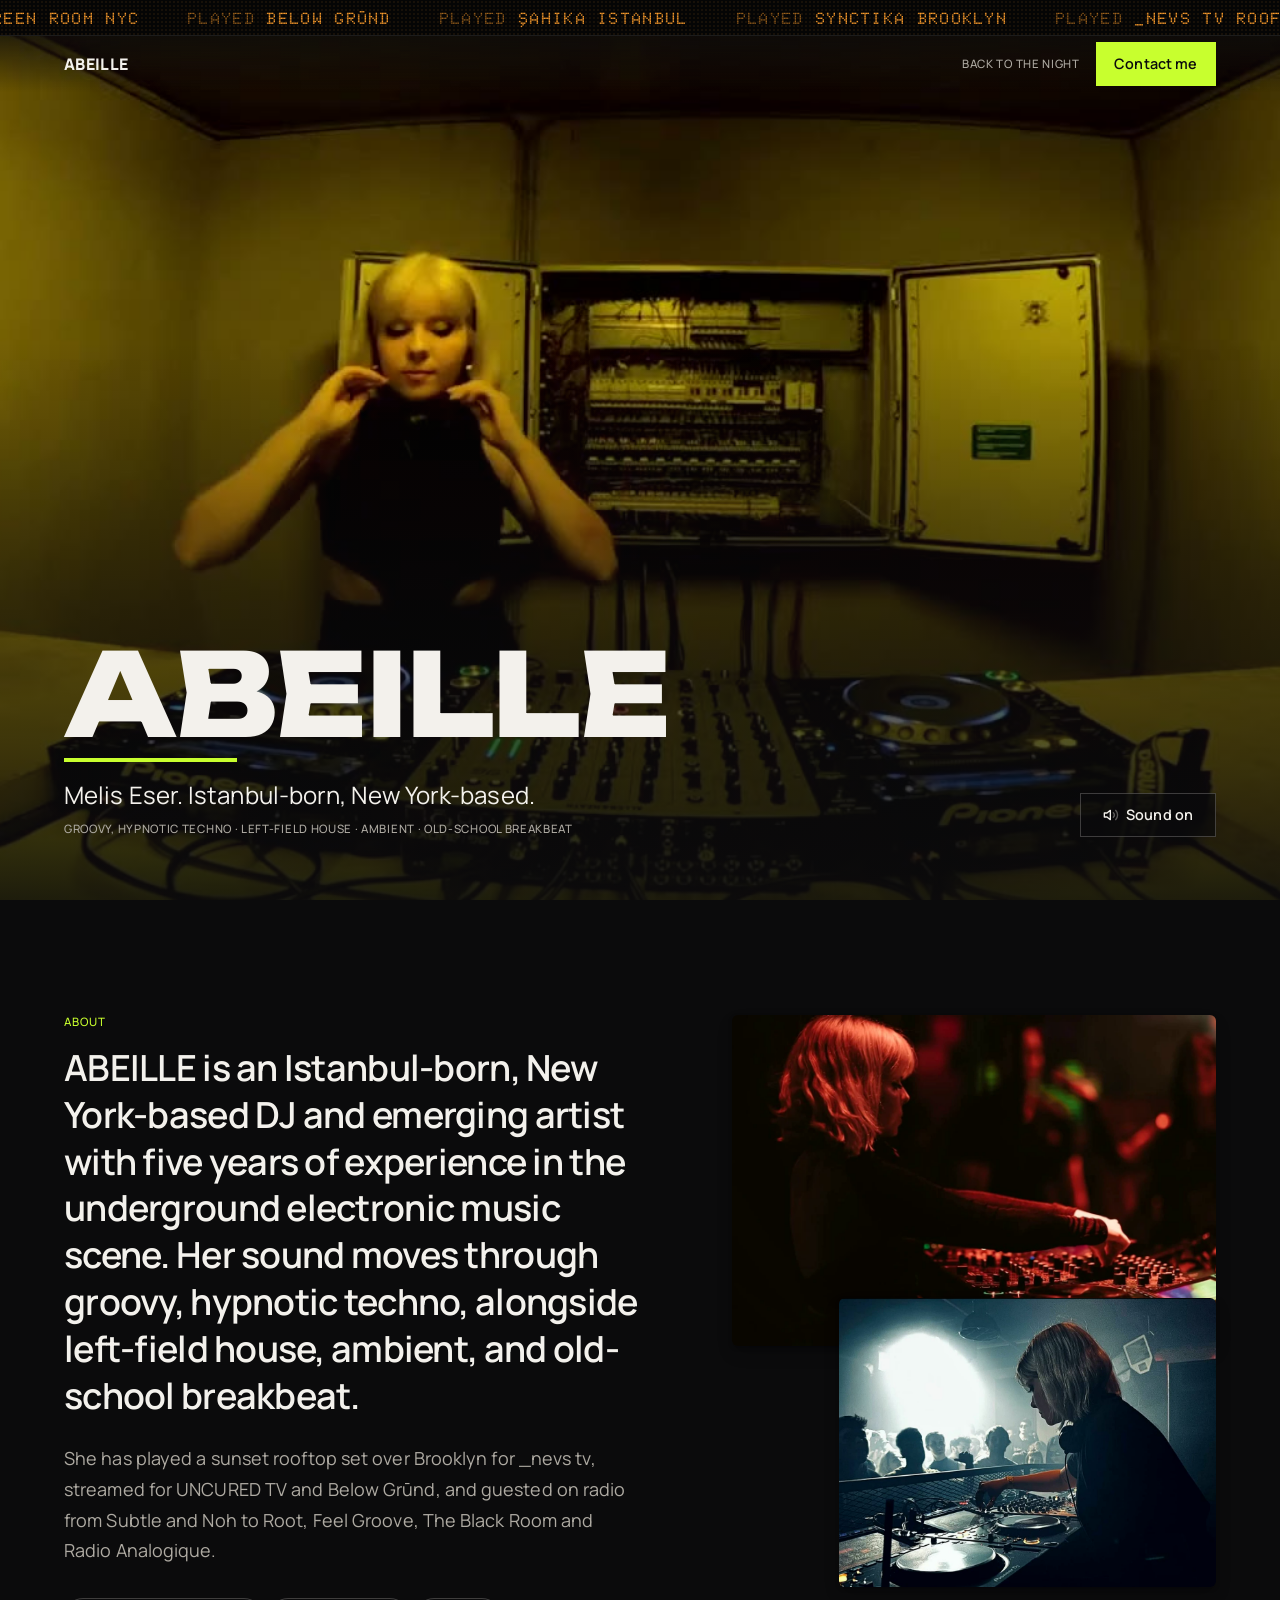
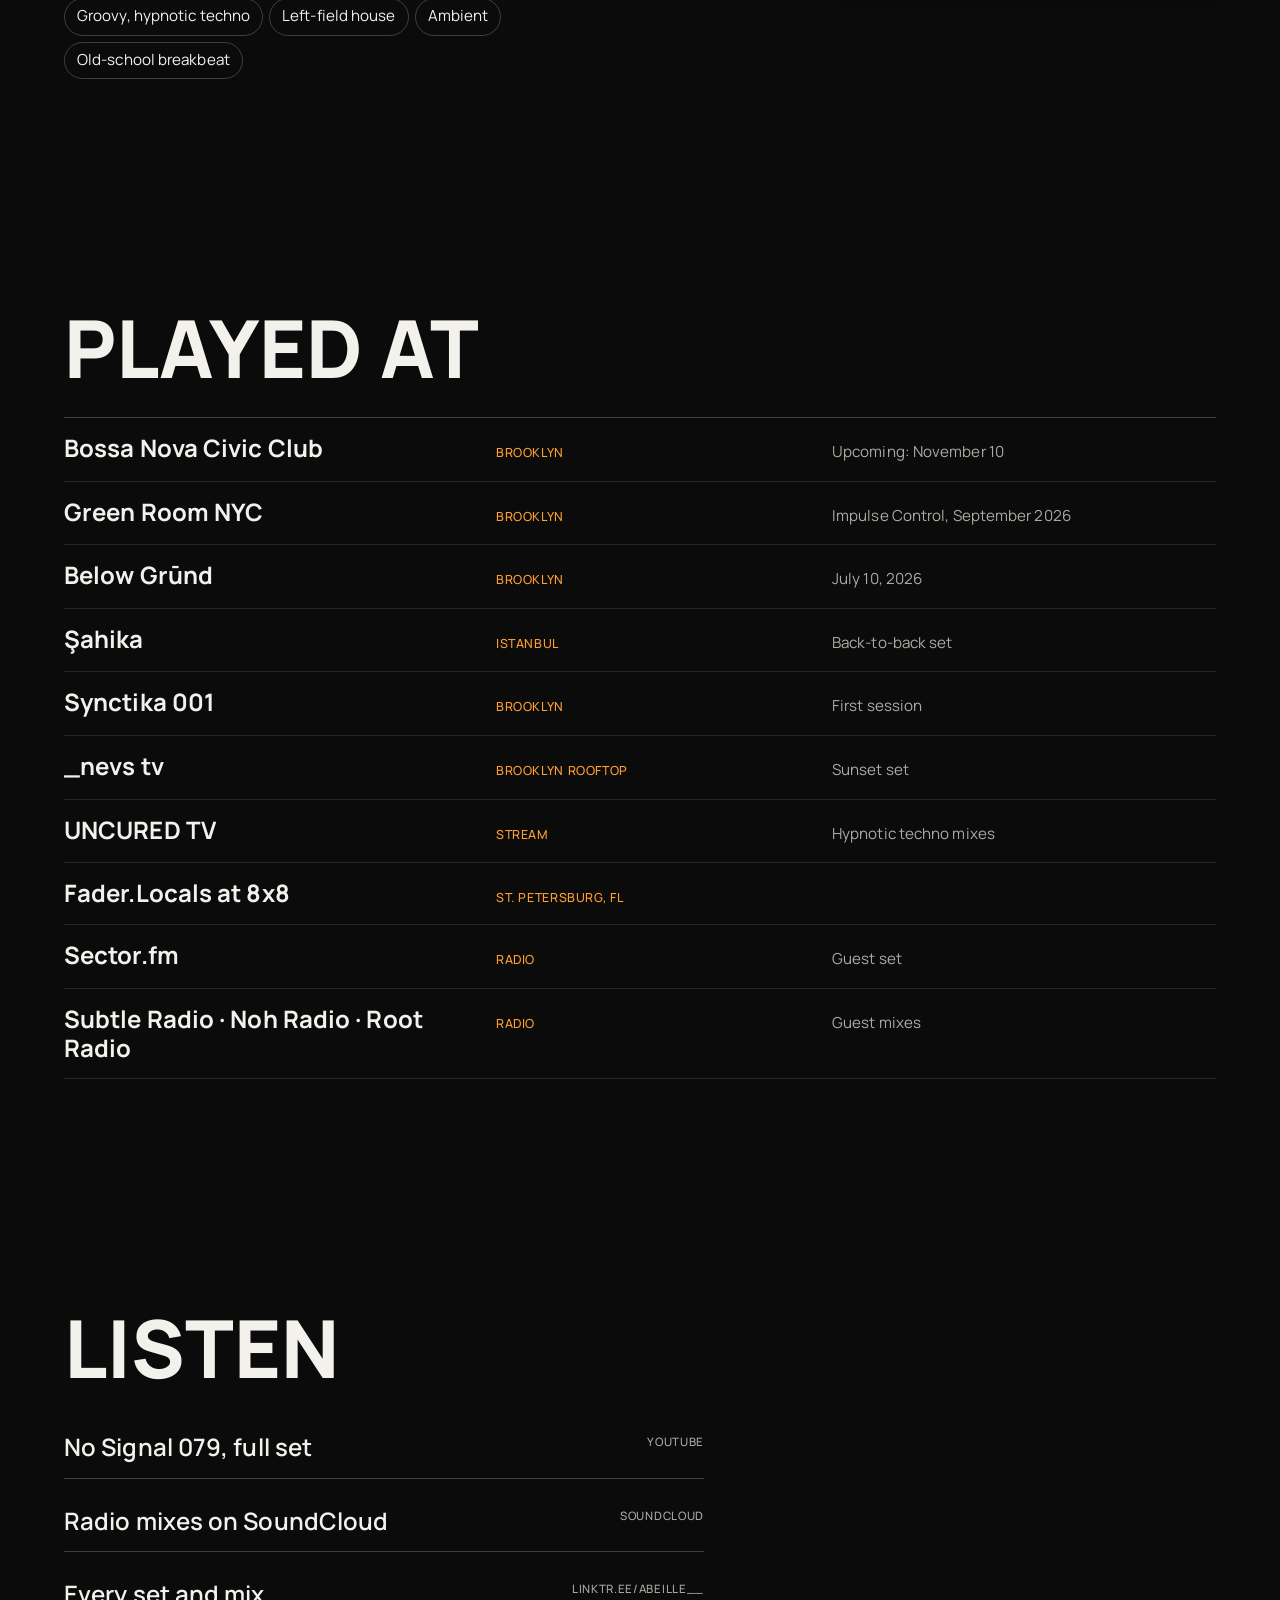
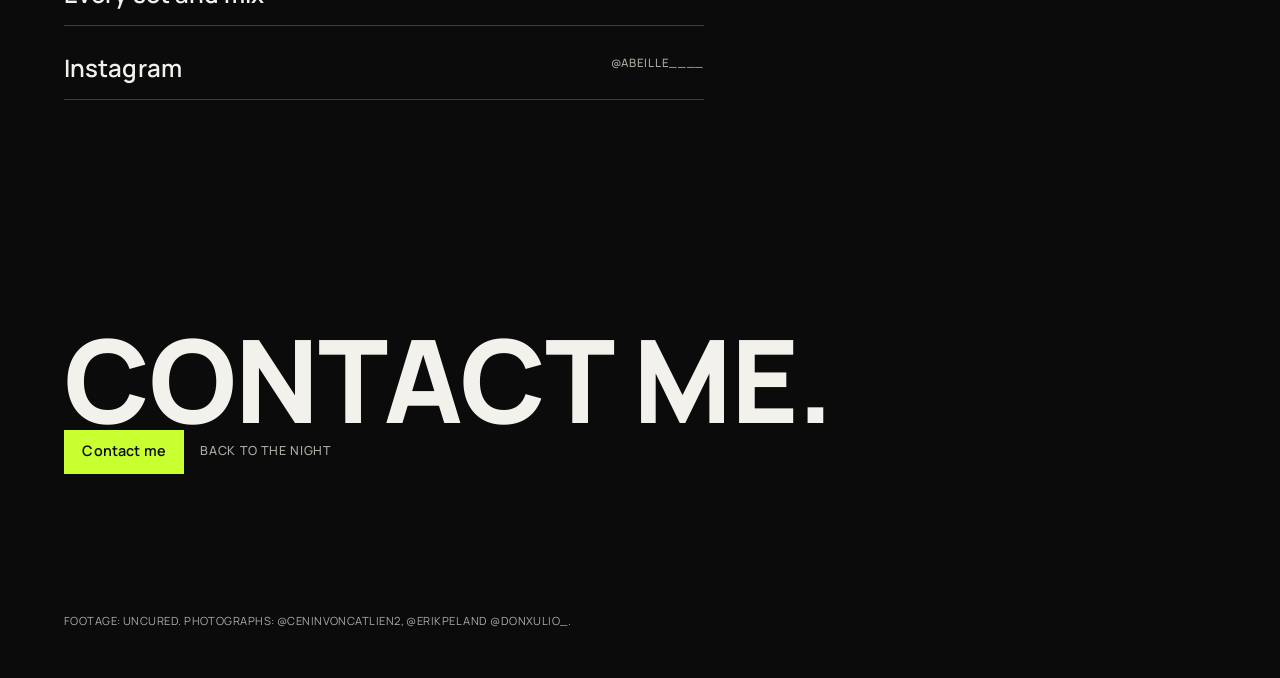
<file: abeille.html>
<!doctype html>
<html lang="en">
<head>
<meta charset="utf-8">
<meta name="viewport" content="width=device-width, initial-scale=1, viewport-fit=cover">
<title>Abeille (Melis Eser) · New York DJ</title>
<meta name="description" content="Abeille (Melis Eser) is an Istanbul-born, New York-based DJ playing groovy, hypnotic techno, left-field house, ambient and old-school breakbeat.">
<meta name="theme-color" content="#0b0b0c">
<meta property="og:type" content="website">
<meta property="og:title" content="Abeille (Melis Eser) · New York DJ">
<meta property="og:description" content="Istanbul-born, New York-based DJ playing groovy, hypnotic techno, left-field house, ambient and old-school breakbeat.">
<meta property="og:image" content="https://abeillemusic.com/assets/share.jpg">
<meta property="og:image:width" content="1200">
<meta property="og:image:height" content="630">
<meta name="twitter:card" content="summary_large_image">
<link rel="canonical" href="https://abeillemusic.com/abeille.html">
<link rel="icon" href="data:,">
<link rel="preconnect" href="https://fonts.googleapis.com">
<link rel="preconnect" href="https://fonts.gstatic.com" crossorigin>
<link href="https://fonts.googleapis.com/css2?family=Manrope:wght@400..800&family=Doto:wght@700..900&family=Unbounded:wght@700..900&display=swap" rel="stylesheet">
<link rel="stylesheet" href="scrollcraft.css">
<link rel="stylesheet" href="profile.css">
</head>
<body>
<div class="ticker" aria-label="Where they have played">
  <div class="ticker__track"><div class="ticker__run" id="tickerRun"></div></div>
</div>
<header class="bar">
  <a class="mark" href="index.html">Abeille</a>
  <div class="bar__right">
    <a class="back" href="index.html">Back to the night</a>
    <a class="btn" href="index.html#contact">Contact me</a>
  </div>
</header>

<main>
  <section class="p-hero" aria-labelledby="pName">
    <video id="set" autoplay muted loop playsinline preload="auto" poster="assets/un-page.jpg" aria-label="Abeille (Melis Eser) playing her UNCURED set in a yellow-lit room">
      <source src="assets/un-page.mp4" type="video/mp4">
    </video>
    <div class="p-hero__scrim"></div>
    <div class="p-hero__foot">
      <div>
        <h1 id="pName">Abeille<span class="rule"></span></h1>
        <p class="p-hero__who">Melis Eser. Istanbul-born, New York-based.<small>Groovy, hypnotic techno · Left-field house · Ambient · Old-school breakbeat</small></p>
      </div>
      <button class="btn btn--ghost sound" id="sound" type="button" aria-pressed="false">
        <svg viewBox="0 0 24 24" fill="none" stroke="currentColor" stroke-width="2" stroke-linecap="round" stroke-linejoin="round" aria-hidden="true"><path d="M11 5 6 9H2v6h4l5 4V5z"/><path id="wave" d="M15.5 8.5a5 5 0 0 1 0 7M19 5a10 10 0 0 1 0 14" opacity="0.35"/></svg>
        <span id="soundLabel">Sound on</span>
      </button>
    </div>
  </section>

  <section class="p-sec p-about" aria-label="About">
    <div>
      <p class="kicker">About</p>
      <p class="lede">ABEILLE is an Istanbul-born, New York-based DJ and emerging artist with five years of experience in the underground electronic music scene. Her sound moves through groovy, hypnotic techno, alongside left-field house, ambient, and old-school breakbeat.</p>
      <p class="body">She has played a sunset rooftop set over Brooklyn for _nevs tv, streamed for UNCURED TV and Below Grūnd, and guested on radio from Subtle and Noh to Root, Feel Groove, The Black Room and Radio Analogique.</p>
      <ul class="plays" aria-label="What they play"><li>Groovy, hypnotic techno</li><li>Left-field house</li><li>Ambient</li><li>Old-school breakbeat</li></ul>
    </div>
    <div class="photos"><figure><img src="assets/melis-photo.jpg" alt="Abeille at the decks under red light" width="1440" height="960" loading="lazy" decoding="async"></figure><figure><img src="assets/melis-photo-2.jpg" alt="Abeille at the decks in a packed club, the crowd lit from behind" width="1440" height="960" loading="lazy" decoding="async"></figure></div>
  </section>

  <section class="p-sec played" aria-labelledby="playedHead">
    <h2 id="playedHead">Played at</h2>
    <ul class="gigs"><li><span class="g-name">Bossa Nova Civic Club</span><span class="g-where">Brooklyn</span><span class="g-note">Upcoming: November 10</span></li><li><span class="g-name">Green Room NYC</span><span class="g-where">Brooklyn</span><span class="g-note">Impulse Control, September 2026</span></li><li><span class="g-name">Below Grūnd</span><span class="g-where">Brooklyn</span><span class="g-note">July 10, 2026</span></li><li><span class="g-name">Şahika</span><span class="g-where">Istanbul</span><span class="g-note">Back-to-back set</span></li><li><span class="g-name">Synctika 001</span><span class="g-where">Brooklyn</span><span class="g-note">First session</span></li><li><span class="g-name">_nevs tv</span><span class="g-where">Brooklyn rooftop</span><span class="g-note">Sunset set</span></li><li><span class="g-name">UNCURED TV</span><span class="g-where">Stream</span><span class="g-note">Hypnotic techno mixes</span></li><li><span class="g-name">Fader.Locals at 8x8</span><span class="g-where">St. Petersburg, FL</span><span class="g-note"></span></li><li><span class="g-name">Sector.fm</span><span class="g-where">Radio</span><span class="g-note">Guest set</span></li><li><span class="g-name">Subtle Radio · Noh Radio · Root Radio</span><span class="g-where">Radio</span><span class="g-note">Guest mixes</span></li></ul>
  </section>

  <section class="p-sec listen" aria-labelledby="listenHead">
    <h2 id="listenHead">Listen</h2>
    <ul class="links"><li><a href="https://www.youtube.com/watch?v=eTdJzm-oXk8" target="_blank" rel="noopener">No Signal 079, full set<span>YouTube</span></a></li><li><a href="https://on.soundcloud.com/q1RW3MZ32kbxn4Dr8" target="_blank" rel="noopener">Radio mixes on SoundCloud<span>SoundCloud</span></a></li><li><a href="https://linktr.ee/abeille__" target="_blank" rel="noopener">Every set and mix<span>linktr.ee/abeille__</span></a></li><li><a href="https://www.instagram.com/abeille____/" target="_blank" rel="noopener">Instagram<span>@abeille____</span></a></li></ul>
  </section>

  <section class="p-sec p-close" aria-labelledby="closeHead">
    <h2 id="closeHead">Contact me.</h2>
    
    <div class="row">
      <a class="btn" href="index.html#contact">Contact me</a>
      <a class="other" href="index.html">Back to the night</a>
    </div>
  </section>
  <p class="credit">Footage: UNCURED. Photographs: @ceninvoncatlien2, @erikpel and @donxulio_.</p>
</main>

<script>
(function () {
  var PLAYED = ["Green Room NYC", "Below Grūnd", "Şahika Istanbul", "Synctika Brooklyn", "_nevs tv rooftop", "UNCURED TV", "Subtle Radio", "Noh Radio", "Root Radio", "Feel Groove Radio", "The Black Room Radio", "Radio Analogique"];
  var NEXT_DATES = [{ day: '2026-11-10', where: 'Bossa Nova Civic Club, Brooklyn' }];
  var RECENT = [{ day: '2026-09-25', where: 'Green Room NYC with Impulse Control' }];
  var MON = ['Jan','Feb','Mar','Apr','May','Jun','Jul','Aug','Sep','Oct','Nov','Dec'];
  var startOfToday = new Date(); startOfToday.setHours(0, 0, 0, 0);
  var upcoming = NEXT_DATES.filter(function (d) { return new Date(d.day + 'T23:59:59') >= startOfToday; });
  var items;
  if (upcoming.length) {
    items = upcoming.map(function (d) { var t = new Date(d.day + 'T12:00:00'); return '<span><b>Upcoming</b> ' + MON[t.getMonth()] + ' ' + t.getDate() + ' · ' + d.where + '</span>'; });
  }
  var recent = RECENT.filter(function (d) { var t = new Date(d.day + 'T12:00:00'); return startOfToday - t < 45 * 864e5 && t <= new Date(); })
    .map(function (d) { var t = new Date(d.day + 'T12:00:00'); return '<span><b>Last played</b> ' + MON[t.getMonth()] + ' ' + t.getDate() + ' · ' + d.where + '</span>'; });
  if (upcoming.length || recent.length) {
    var mix = []; var n = Math.max(upcoming.length ? items.length : 0, recent.length);
    for (var i = 0; i < n; i++) { if (upcoming.length) mix.push(items[i % items.length]); if (recent[i]) mix.push(recent[i]); }
    items = mix;
    while (items.length < 4) items = items.concat(items);
  } else {
    items = PLAYED.map(function (p) { return '<span><b>Played</b> ' + p + '</span>'; });
  }
  var run = document.getElementById('tickerRun');
  run.innerHTML = items.join('');
  var twin = run.cloneNode(true); twin.setAttribute('aria-hidden', 'true'); twin.removeAttribute('id'); run.parentNode.appendChild(twin);

  /* The strip moves by script, not a CSS animation: Safari measures a CSS
     slide before the text is in and then sits still until something forces a
     re-measure (a tap). Measuring the real width here works everywhere. */
  (function () {
    var track = run.parentNode, x = 0, last = performance.now(), w = 0, paused = false;
    track.style.animation = 'none';
    function measure() { w = run.getBoundingClientRect().width; }
    measure(); addEventListener('resize', measure);
    if (document.fonts && document.fonts.ready) document.fonts.ready.then(measure);
    if (matchMedia('(hover: hover) and (pointer: fine)').matches) {
      track.parentNode.addEventListener('mouseenter', function () { paused = true; });
      track.parentNode.addEventListener('mouseleave', function () { paused = false; });
    }
    if (matchMedia('(prefers-reduced-motion: reduce)').matches) return;
    (function step(now) {
      var dt = Math.min(64, now - last); last = now;
      if (!paused && w > 0) { x -= dt * 0.045; if (x <= -w) x += w; track.style.transform = 'translate3d(' + x.toFixed(1) + 'px,0,0)'; }
      requestAnimationFrame(step);
    })(last);
  })();

  // Their set, in real time. Muted until asked; pauses when scrolled away.
  var v = document.getElementById('set'), btn = document.getElementById('sound'), on = false;
  if (matchMedia('(prefers-reduced-motion: reduce)').matches) { v.removeAttribute('autoplay'); v.pause(); }
  btn.addEventListener('click', function () {
    on = !on; v.muted = !on;
    if (on) { var p = v.play(); if (p && p.catch) p.catch(function () {}); }
    btn.setAttribute('aria-pressed', String(on));
    document.getElementById('soundLabel').textContent = on ? 'Sound off' : 'Sound on';
    document.getElementById('wave').setAttribute('opacity', on ? '1' : '0.35');
  });
  new IntersectionObserver(function (es) {
    es.forEach(function (e) {
      if (e.isIntersecting) { if (on || !matchMedia('(prefers-reduced-motion: reduce)').matches) { var p = v.play(); if (p && p.catch) p.catch(function () {}); } }
      else v.pause();
    });
  }, { threshold: 0.15 }).observe(v);
})();
</script>
</body>
</html>
</file>
<file: scrollcraft.css>
/* ============================================================================
   scrollcraft.css: the taste floor
   ----------------------------------------------------------------------------
   Two layers, and the split matters:

     TOKENS   what you override per brand. Colour roles, the type ramp, the
              spacing scale, elevation, motion. A brand is ~12 values.
     DEVICES  what the engine drives. Do not restyle these to taste; they are
              the mechanism. Style your own markup instead.

   Nothing here draws a "component". There are no card, badge, or pill classes,
   because a stylesheet that ships those is how every page built on it ends up
   with the same shapes. You get a floor and a vocabulary; the composition is
   yours.
   ========================================================================== */

/* ---------------------------------------------------------------- tokens -- */
:root {
  /* --- colour roles. Override these six and the page is rebranded. -------- */
  --sc-canvas:      #08090b;   /* the page ground. Drift interpolates this.   */
  --sc-surface:     #101217;   /* anything raised off the ground             */
  --sc-ink:         #f4f2ef;   /* primary text                               */
  --sc-ink-soft:    #9a9ba1;   /* secondary text. Tinted, never flat gray.   */
  --sc-accent:      #d8ff3e;   /* ONE accent. It owns a region, not confetti. */
  --sc-accent-ink:  #08090b;   /* text that sits on the accent               */

  --sc-hairline:    color-mix(in oklab, var(--sc-ink) 12%, transparent);
  --sc-hairline-strong: color-mix(in oklab, var(--sc-ink) 22%, transparent);

  /* --- type. Two families max. Display carries voice, text carries prose. - */
  --sc-font-display: "Instrument Sans", "Geist", system-ui, sans-serif;
  --sc-font-text:    "Geist", system-ui, sans-serif;
  --sc-font-mono:    "Geist Mono", ui-monospace, monospace;

  /* Fluid ramp. Tracking tightens as size grows because a face set at 6rem
     with 0 tracking reads loose; this is optical correction, not decoration. */
  --sc-t-xs:   clamp(0.75rem, 0.72rem + 0.15vw, 0.82rem);
  --sc-t-sm:   clamp(0.875rem, 0.84rem + 0.18vw, 0.95rem);
  --sc-t-base: clamp(1rem, 0.96rem + 0.22vw, 1.125rem);
  --sc-t-lg:   clamp(1.2rem, 1.1rem + 0.5vw, 1.5rem);
  --sc-t-xl:   clamp(1.6rem, 1.35rem + 1.2vw, 2.25rem);
  --sc-t-2xl:  clamp(2.1rem, 1.6rem + 2.4vw, 3.4rem);
  --sc-t-3xl:  clamp(2.8rem, 1.9rem + 4.2vw, 5rem);
  --sc-t-4xl:  clamp(3.4rem, 1.9rem + 6.6vw, 7.5rem);

  --sc-track-tight:  -0.035em;
  --sc-track-snug:   -0.02em;
  --sc-track-normal: -0.005em;
  --sc-track-wide:    0.08em;

  --sc-leading-none: 0.94;
  --sc-leading-tight: 1.06;
  --sc-leading-body: 1.62;

  --sc-measure: 62ch;

  /* --- space. 4px base: the useful middle steps an 8-only scale misses. --- */
  --sc-1: 0.25rem;  --sc-2: 0.5rem;   --sc-3: 0.75rem;  --sc-4: 1rem;
  --sc-5: 1.5rem;   --sc-6: 2rem;     --sc-7: 3rem;     --sc-8: 4rem;
  --sc-9: 6rem;     --sc-10: 8rem;    --sc-11: 12rem;

  /* Section rhythm is fluid so a phone doesn't inherit desktop air. */
  --sc-section: clamp(4.5rem, 9vw, 11rem);
  --sc-gutter:  clamp(1.25rem, 5vw, 5.5rem);
  --sc-maxw:    82rem;

  /* --- radius. Pick one scale for the page and hold it. ------------------- */
  --sc-r-sm: 6px;  --sc-r-md: 12px;  --sc-r-lg: 20px;  --sc-r-pill: 999px;

  /* --- elevation. Every shadow has an offset AND a soft blur, and is tinted
         to the canvas hue. A zero-offset coloured halo is decoration, not
         depth, so there isn't one here. ---------------------------------- */
  --sc-shadow-color: 220 40% 2%;
  --sc-e1: 0 1px 2px hsl(var(--sc-shadow-color) / 0.28),
           0 2px 6px -1px hsl(var(--sc-shadow-color) / 0.20);
  --sc-e2: 0 2px 4px hsl(var(--sc-shadow-color) / 0.24),
           0 8px 18px -4px hsl(var(--sc-shadow-color) / 0.30);
  --sc-e3: 0 4px 8px hsl(var(--sc-shadow-color) / 0.22),
           0 18px 40px -8px hsl(var(--sc-shadow-color) / 0.38),
           0 48px 90px -24px hsl(var(--sc-shadow-color) / 0.30);

  /* Edge light: a 1px top highlight sells a raised surface better than any
     amount of blur, because real raised things catch light on their lip. */
  --sc-edge: inset 0 1px 0 color-mix(in oklab, var(--sc-ink) 10%, transparent);

  /* --- motion. Built-in CSS easings are too weak for UI. ------------------ */
  --sc-ease-out:    cubic-bezier(0.23, 1, 0.32, 1);
  --sc-ease-in-out: cubic-bezier(0.77, 0, 0.175, 1);
  --sc-ease-drawer: cubic-bezier(0.32, 0.72, 0, 1);
  --sc-d-fast: 160ms;  --sc-d-base: 240ms;  --sc-d-slow: 420ms;

  --sc-z-stage: 1; --sc-z-copy: 20; --sc-z-chrome: 60;
}

/* --------------------------------------------------------------- reset -- */
*, *::before, *::after { box-sizing: border-box; }
html { -webkit-text-size-adjust: 100%; scroll-behavior: smooth; }
@media (prefers-reduced-motion: reduce) { html { scroll-behavior: auto; } }

body {
  margin: 0;
  background: var(--sc-canvas);
  color: var(--sc-ink);
  font-family: var(--sc-font-text);
  font-size: var(--sc-t-base);
  line-height: var(--sc-leading-body);
  letter-spacing: var(--sc-track-normal);
  -webkit-font-smoothing: antialiased;
  text-rendering: optimizeLegibility;
  font-synthesis-weight: none;
  overflow-x: clip;
}
img, video, canvas, svg { display: block; max-width: 100%; }
button, input, select, textarea { font: inherit; color: inherit; }

/* ------------------------------------------------- the browser surfaces --
   The parts you did not draw still carry the design. Selection, caret, focus
   ring, scrollbar and tabular numerals all ship with defaults that belong to no
   design system. Theming them is the cheapest signal that a page was built
   rather than assembled, and it is the step that gets skipped most reliably. */
::selection { background: var(--sc-accent); color: var(--sc-accent-ink); }
:root { caret-color: var(--sc-accent); accent-color: var(--sc-accent); }
:focus-visible {
  outline: 2px solid var(--sc-accent);
  outline-offset: 3px;
  border-radius: var(--sc-r-sm);
}
:where(a) { color: inherit; text-decoration-thickness: 1px; text-underline-offset: 0.22em; }
@supports (scrollbar-color: auto) {
  html { scrollbar-color: color-mix(in oklab, var(--sc-ink) 26%, transparent) transparent; scrollbar-width: thin; }
}
:where(table, .sc-nums, [data-sc-count]) { font-variant-numeric: tabular-nums; }

/* ----------------------------------------------------------- typography -- */
.sc-display {
  font-family: var(--sc-font-display);
  font-weight: 500;
  line-height: var(--sc-leading-none);
  letter-spacing: var(--sc-track-tight);
  text-wrap: balance;
  margin: 0;
}
.sc-display--xl { font-size: var(--sc-t-4xl); }
.sc-display--lg { font-size: var(--sc-t-3xl); }
.sc-display--md { font-size: var(--sc-t-2xl); letter-spacing: var(--sc-track-snug); }
.sc-lede {
  font-size: var(--sc-t-lg);
  line-height: 1.44;
  letter-spacing: var(--sc-track-snug);
  color: var(--sc-ink);
  max-width: 46ch;
  text-wrap: pretty;
  margin: 0;
}
.sc-body { max-width: var(--sc-measure); color: var(--sc-ink-soft); text-wrap: pretty; margin: 0; }
.sc-label {
  font-family: var(--sc-font-mono);
  font-size: var(--sc-t-xs);
  letter-spacing: var(--sc-track-wide);
  text-transform: uppercase;
  color: var(--sc-ink-soft);
}

/* ---------------------------------------------------------------- layout -- */
.sc-wrap { width: 100%; max-width: var(--sc-maxw); margin-inline: auto; padding-inline: var(--sc-gutter); }
.sc-section { padding-block: var(--sc-section); }
/* More space above a heading than below it: the gap belongs to the boundary,
   not to the pair. */
.sc-stack > * + * { margin-top: var(--sc-4); }
.sc-stack > :is(h1,h2,h3) { margin-top: var(--sc-7); }
.sc-stack > :is(h1,h2,h3):first-child { margin-top: 0; }
.sc-rule { height: 1px; border: 0; background: var(--sc-hairline); margin: 0; }

/* =============================================================== DEVICES ==
   Driven by the engine. Restyle your own markup, not these.                */

.sc-act--pinned { position: relative; }
.sc-stage {
  position: sticky; top: 0;
  height: 100vh; height: 100svh;
  overflow: clip;
  z-index: var(--sc-z-stage);
}

/* scrub / sequence media */
.sc-stage :is(video[data-sc-scrub], canvas[data-sc-sequence], .sc-stage__poster) {
  position: absolute; inset: 0;
  width: 100%; height: 100%;
  object-fit: cover;
}
video[data-sc-scrub] { opacity: 0; transition: opacity 380ms var(--sc-ease-out); }
.sc-has-clip video[data-sc-scrub] { opacity: 1; }
/* The poster is a live frame-holder, not a placeholder: it stays up until a
   real video frame has painted, which is what stops the blank-stage flash. */
.sc-stage__poster { z-index: 0; transition: opacity 380ms var(--sc-ease-out); }
.sc-has-clip .sc-stage__poster { opacity: 0; }

/* A scrim only where text sits. A full-frame darkening layer flattens the
   image everywhere to fix contrast in one corner. */
.sc-scrim {
  position: absolute; inset: 0; pointer-events: none; z-index: 1;
  background: linear-gradient(
    var(--sc-scrim-angle, 180deg),
    color-mix(in oklab, var(--sc-canvas) var(--sc-scrim-a, 78%), transparent) 0%,
    color-mix(in oklab, var(--sc-canvas) 30%, transparent) 42%,
    transparent 68%);
}
/* Point the scrim at the copy. A scrim gradient that darkens the top while the
   copy sits at the bottom fixes contrast nowhere and flattens the image
   everywhere, which is the most common way text-over-video goes wrong. */
.sc-scrim--bottom { --sc-scrim-angle: 0deg; }
.sc-scrim--left   { --sc-scrim-angle: 90deg; }
.sc-scrim--right  { --sc-scrim-angle: 270deg; }

/* Corner scrims, for copy anchored to a corner. An edge gradient has to darken
   a whole band across the frame to cover one corner; a corner gradient puts the
   density where the text is and leaves the rest of the image alone. Pair with
   .sc-copy--lead / .sc-copy--trail. */
.sc-scrim--lead {
  background: linear-gradient(to top right,
    color-mix(in oklab, var(--sc-canvas) 94%, transparent) 0%,
    color-mix(in oklab, var(--sc-canvas) 72%, transparent) 30%,
    color-mix(in oklab, var(--sc-canvas) 30%, transparent) 52%,
    transparent 72%);
}
.sc-scrim--trail {
  background: linear-gradient(to top left,
    color-mix(in oklab, var(--sc-canvas) 94%, transparent) 0%,
    color-mix(in oklab, var(--sc-canvas) 72%, transparent) 30%,
    color-mix(in oklab, var(--sc-canvas) 30%, transparent) 52%,
    transparent 72%);
}
/* A band across the bottom, for copy that spans the full width of the frame.
   That is what both corner anchors become below 860px, and it is also the right
   shape whenever the copy block is wider than a corner. */
.sc-scrim--band {
  background: linear-gradient(to top,
    color-mix(in oklab, var(--sc-canvas) 94%, transparent) 0%,
    color-mix(in oklab, var(--sc-canvas) 74%, transparent) 22%,
    color-mix(in oklab, var(--sc-canvas) 30%, transparent) 42%,
    transparent 58%);
}
.sc-scrim--vignette {
  background: radial-gradient(120% 90% at 50% 45%, transparent 40%,
              color-mix(in oklab, var(--sc-canvas) 70%, transparent) 100%);
}

/* copy over a stage.
   max-width is in rem, never ch. A `ch` on this container resolves against the
   CONTAINER's font-size (body size), not the display size of the heading inside
   it, so `max-width: 20ch` here silently produces a ~180px column and wraps a
   hero headline to six lines. Set a ch measure on the text element itself. */
.sc-copy {
  position: absolute; z-index: var(--sc-z-copy);
  inset-inline: var(--sc-gutter);
  max-width: min(46rem, 76vw);
  will-change: opacity, transform;
}
.sc-copy--lead   { left: var(--sc-gutter); bottom: clamp(3rem, 12vh, 9rem); }
/* inset-inline FIRST. It is the shorthand for left+right, so declaring it after
   `left: 50%` resets left to auto and the block drifts off the left edge. */
.sc-copy--center { inset-inline: auto; left: 50%; top: 50%; translate: -50% -50%; text-align: center; }
.sc-copy--trail  { inset-inline: auto; right: var(--sc-gutter); bottom: clamp(3rem, 12vh, 9rem); text-align: right; }

/* cue defaults: the engine writes opacity/transform inline, these are the
   pre-paint state so nothing flashes before the first read() */
[data-sc-cue] { opacity: 0; will-change: opacity, transform; }
.sc-ready [data-sc-cue] { transition: none; }

/* kinetic split */
.sc-split { display: inline-block; overflow: hidden; vertical-align: top; }
/* Descenders live below the baseline; a line mask clipped to the line box eats
   the tails off g, y, p, j. The padding buys them room back. */
.sc-split--line { display: block; padding-bottom: 0.14em; margin-bottom: -0.14em; }
.sc-split__i { display: inline-block; will-change: transform, opacity; }
.sc-is-split { opacity: 1 !important; }

/* horizontal rail */
[data-sc-pan] { display: flex; will-change: transform; }

/* reveal + parallax */
[data-sc-reveal] { will-change: clip-path; }
[data-sc-parallax] { will-change: transform; }

/* flow reveal (fires once) */
[data-sc-in], [data-sc-stagger] > * {
  opacity: 0;
  transform: translate3d(0, 14px, 0);
  transition: opacity 620ms var(--sc-ease-out), transform 620ms var(--sc-ease-out);
}
[data-sc-in].sc-in, [data-sc-stagger] > .sc-in { opacity: 1; transform: none; }

/* pointer devices */
[data-sc-tilt] { transform-style: preserve-3d; will-change: transform; }
[data-sc-magnet] { will-change: transform; }
/* isolation always; position only if nothing more specific already set it.
   Written with :where() (zero specificity) on purpose: a plain `position:
   relative` here has the same weight as `.sc-stage` and, being later in the
   file, silently wins. A stage carrying both attributes then stops being
   sticky and the whole act scrolls away instead of pinning. */
[data-sc-spotlight] { isolation: isolate; }
:where([data-sc-spotlight]) { position: relative; }
[data-sc-spotlight]::after {
  content: ""; position: absolute; inset: 0; pointer-events: none; z-index: 2;
  background: radial-gradient(
    28rem 28rem at calc(var(--sc-mx, 0.5) * 100%) calc(var(--sc-my, 0.5) * 100%),
    color-mix(in oklab, var(--sc-accent) 16%, transparent), transparent 70%);
  opacity: 0; transition: opacity var(--sc-d-slow) var(--sc-ease-out);
}
[data-sc-spotlight]:hover::after { opacity: 1; }

/* =========================================================== WORLDFLIGHT ==
   One fixed stage for the whole page. The only thing in document flow is the
   spacer, and it is empty. If you find yourself adding a section here, you want
   act mode instead: the moment a real block scrolls past the fixed stage, the
   page has a seam again and the whole point is gone.                        */

[data-sc-mode="worldflight"] { position: relative; }

.sc-world {
  position: fixed; inset: 0;
  overflow: clip;
  z-index: var(--sc-z-stage);
  background: var(--sc-canvas);
}

/* Every leg is mounted for the life of the page and stacked in the same box.
   The engine owns opacity, visibility and z-index here; do not set them. */
.sc-world__seg {
  position: absolute; inset: 0;
  opacity: 0;
  will-change: opacity;
}
.sc-world__seg > :is(video, img, canvas) {
  position: absolute; inset: 0;
  width: 100%; height: 100%;
  object-fit: cover;
}
/* The poster is the frame-holder AND the first camera move: the engine pushes
   it in slowly until a real decoded frame is available to replace it. */
.sc-world__poster {
  z-index: 0;
  transform-origin: 50% 50%;
  transition: opacity 420ms var(--sc-ease-out);
}
.sc-world__seg > video { z-index: 1; }
.sc-world__seg.sc-has-clip .sc-world__poster { opacity: 0; }
/* The act stylesheet lights a clip through its ancestor act. A worldflight leg
   has no act, so match the class the engine also writes on the clip itself. */
video[data-sc-scrub].sc-has-clip { opacity: 1; }

/* The copy layer is fixed too, and inert by default: the engine hands
   pointer-events back to a block only while it is actually legible. */
.sc-world__copy {
  position: fixed; inset: 0;
  z-index: var(--sc-z-copy);
  pointer-events: none;
}
.sc-world__scrim { position: absolute; inset: 0; pointer-events: none; z-index: 0; }
[data-sc-copy] {
  opacity: 0;
  pointer-events: none;
  will-change: opacity, transform;
}
.sc-ready [data-sc-copy] { transition: none; }

/* The track. Empty on purpose. */
.sc-world__spacer { pointer-events: none; }

/* scroll progress */
[data-sc-progress] {
  position: fixed; inset: 0 0 auto 0; height: 2px; z-index: var(--sc-z-chrome);
  background: var(--sc-accent); transform-origin: 0 50%; transform: scaleX(0);
  will-change: transform;
}

/* ----------------------------------------------------------- atmosphere --
   Depth is not only shadow. Grain keeps a flat dark ground from banding, and
   it is the difference between "a dark page" and "a lit room". */
.sc-grain { position: fixed; inset: 0; pointer-events: none; z-index: 3; opacity: 0.045; }
.sc-grain::before {
  content: ""; position: absolute; inset: -50%;
  background-image: url("data:image/svg+xml;utf8,<svg xmlns='http://www.w3.org/2000/svg' width='140' height='140'><filter id='n'><feTurbulence type='fractalNoise' baseFrequency='0.85' numOctaves='3'/></filter><rect width='140' height='140' filter='url(%23n)'/></svg>");
}

/* -------------------------------------------------------- reduced motion -- */
@media (prefers-reduced-motion: reduce) {
  /* Fewer and gentler, not zero. Opacity still carries the reveal so the page
     is comprehensible; every position change is dropped. */
  [data-sc-in], [data-sc-stagger] > * { transform: none; transition-duration: 220ms; }
  [data-sc-parallax], [data-sc-pan], .sc-split__i { transform: none !important; }
  /* A wipe is a position change too. Show reveal content settled. */
  [data-sc-reveal] { clip-path: none !important; }
  /* A rail's transform IS its navigation, not decoration. Zeroing it the way
     parallax and kinetic type are zeroed parks the act on its first screenful
     and makes everything past the fold unreachable: a device degrading into
     missing content. Hand the travel back to the reader as an ordinary scroll
     region instead, so the same items are all still gettable without motion.
     A build that would rather re-lay the rail out as a grid can still do that;
     this is the floor, not the ceiling. */
  [data-sc-act="pan"] .sc-stage,
  [data-sc-act="pan"] [data-sc-stage] {
    overflow-x: auto; overflow-y: hidden;
    overscroll-behavior-x: contain;
    scroll-snap-type: x proximity;
  }
  [data-sc-pan] > * { scroll-snap-align: center; }
  [data-sc-spotlight]::after { display: none; }
  /* A worldflight keeps its whole story here. No clip is ever fetched, so the
     posters are the film, and they cross-dissolve through exactly the same
     seams at exactly the same scroll positions. The push-in and the copy drift
     are the only things that go. */
  .sc-world__poster, [data-sc-copy] { transform: none !important; }
}

/* --------------------------------------------------------------- mobile -- */
@media (max-width: 860px) {
  .sc-copy { inset-inline: var(--sc-gutter); max-width: none; }
  .sc-copy--trail { text-align: left; }
  .sc-stage { height: 100svh; }
  /* .sc-copy--trail re-anchors to the left and spans the full width here, so a
     bottom-RIGHT corner gradient darkens the one corner the copy just left and
     guarantees a contrast failure over any bright clip. Point the density at
     the copy: the same band .sc-scrim--band paints. */
  .sc-scrim--trail {
    background: linear-gradient(to top,
      color-mix(in oklab, var(--sc-canvas) 94%, transparent) 0%,
      color-mix(in oklab, var(--sc-canvas) 74%, transparent) 22%,
      color-mix(in oklab, var(--sc-canvas) 30%, transparent) 42%,
      transparent 58%);
  }
}
</file>
<file: profile.css>
/* The two DJ pages. Same night as the main page (ink, lime, the countdown
   ticker), but an ordinary page you read top to bottom: their set, who they
   are, where they have played, and a way to book them. */
:root {
  --sc-canvas: #0b0b0c;  --sc-surface: #151517;
  --sc-ink: #f3f1ec;     --sc-ink-soft: #aeaaa2;
  --sc-accent: #c8ff2e;  --sc-accent-ink: #0b0b0c;
  --sc-font-display: "Manrope", system-ui, sans-serif;
  --sc-font-text: "Manrope", system-ui, sans-serif;
  --sc-font-mono: "Manrope", system-ui, sans-serif;
  --ticker-h: 36px;
  --bar-h: 56px;
  --led: #ff9f2e;
  color-scheme: dark;
}
html { background: var(--sc-canvas); }
body {
  margin: 0; background: var(--sc-canvas); color: var(--sc-ink);
  font-family: var(--sc-font-text); font-size: var(--sc-t-base);
  line-height: var(--sc-leading-body); letter-spacing: 0.005em;
  -webkit-font-smoothing: antialiased;
}
::selection { background: var(--sc-accent); color: var(--sc-accent-ink); }
a { color: inherit; text-underline-offset: 0.2em; text-decoration-thickness: 1px; }
:focus-visible { outline: 2px solid var(--sc-accent); outline-offset: 3px; border-radius: 4px; }
img, video { display: block; max-width: 100%; }

/* ---------------------------------------------------------------- ticker */
.ticker {
  position: fixed; inset: 0 0 auto 0; height: var(--ticker-h); z-index: 61;
  background: #050505; color: var(--led);
  font: 800 1.02rem/var(--ticker-h) "Doto", var(--sc-font-mono); letter-spacing: 0.08em; text-transform: uppercase;
  overflow: hidden; white-space: nowrap; border-bottom: 1px solid #1c1c1c;
}
.ticker::after {
  content: ""; position: absolute; inset: 0; pointer-events: none; z-index: 0;
  background-image: radial-gradient(circle, rgb(255 159 46 / 0.07) 0.8px, transparent 1.2px);
  background-size: 4px 4px;
}
.ticker__track { position: relative; z-index: 1; display: inline-flex; animation: tick 60s linear infinite; will-change: transform; }
.ticker__run { display: inline-flex; gap: 3rem; padding-right: 3rem; }
.ticker__run > span { display: inline-flex; align-items: center; gap: 0.7em; }
.ticker__run b { font-weight: 700; opacity: 0.62; }
.bullet {
  flex: none; width: 22px; height: 22px; border-radius: 50%; display: inline-grid; place-items: center;
  background: #a7a9ac; color: #fff; font: 700 0.8rem/1 "Helvetica Neue", Helvetica, Arial, sans-serif; letter-spacing: 0;
}
@keyframes tick { to { transform: translate3d(-50%, 0, 0); } }
.ticker:hover .ticker__track { animation-play-state: paused; }

/* ------------------------------------------------------------------- bar */
.bar {
  position: fixed; top: var(--ticker-h); inset-inline: 0; height: var(--bar-h); z-index: 60;
  display: flex; align-items: center; justify-content: space-between;
  padding-inline: var(--sc-gutter);
  background: linear-gradient(to bottom, rgb(11 11 12 / 0.7), transparent);
}
.mark { font: 800 1rem/1 var(--sc-font-display); font-stretch: 72%; letter-spacing: 0.02em; text-transform: uppercase; text-decoration: none; }
.mark span { font-weight: 500; }
.back { font: 500 0.72rem/1 var(--sc-font-mono); letter-spacing: 0.06em; text-transform: uppercase; color: var(--sc-ink-soft); text-decoration: none; margin-right: var(--sc-4); }
@media (hover: hover) and (pointer: fine) { .back:hover { color: var(--sc-ink); } }
.bar__right { display: flex; align-items: center; }
.btn {
  appearance: none; border: 0; cursor: pointer; text-decoration: none; white-space: nowrap;
  display: inline-flex; align-items: center; justify-content: center; gap: 0.5em;
  height: 44px; padding-inline: 1.15rem; border-radius: 0;
  background: var(--sc-accent); color: var(--sc-accent-ink);
  font: 600 0.9rem/1 var(--sc-font-text); letter-spacing: 0.01em; box-shadow: none;
  transition: transform 140ms var(--sc-ease-out), background-color 160ms var(--sc-ease-out);
}
@media (hover: hover) and (pointer: fine) { .btn:hover { background: color-mix(in oklab, var(--sc-accent) 86%, white); } }
.btn:active { transform: scale(0.97); }
.btn--ghost { background: rgb(11 11 12 / 0.72); color: var(--sc-ink); box-shadow: inset 0 0 0 1px color-mix(in oklab, var(--sc-ink) 22%, transparent); }
@media (hover: hover) and (pointer: fine) { .btn--ghost:hover { background: rgb(11 11 12 / 0.9); } }
.btn svg { width: 16px; height: 16px; flex: none; }

/* ------------------------------------------------------------------ hero */
.p-hero { position: relative; height: 100svh; min-height: 560px; overflow: clip; }
.p-hero video { position: absolute; inset: 0; width: 100%; height: 100%; object-fit: cover; }
.p-hero__scrim { position: absolute; inset: 0; background: linear-gradient(to top, rgb(11 11 12 / 0.92) 0%, rgb(11 11 12 / 0.5) 34%, transparent 62%); }
.p-hero__foot {
  position: absolute; left: var(--sc-gutter); right: var(--sc-gutter); bottom: clamp(2rem, 7vh, 4rem);
  display: flex; align-items: end; justify-content: space-between; gap: var(--sc-5);
}
.p-hero h1 {
  margin: 0; font-family: "Unbounded", var(--sc-font-display); font-weight: 800;
  font-size: clamp(2.8rem, 9vw, 9rem); line-height: 0.92; letter-spacing: -0.02em; text-transform: uppercase;
}
.p-hero h1 .rule { display: block; height: 4px; width: 1.6ch; background: var(--sc-accent); margin-top: 0.1em; }
.p-hero__who { margin: var(--sc-4) 0 0; max-width: 40ch; font-size: var(--sc-t-lg); line-height: 1.4; }
.p-hero__who small { display: block; margin-top: var(--sc-2); font: 500 0.72rem/1.5 var(--sc-font-mono); letter-spacing: 0.06em; text-transform: uppercase; color: var(--sc-ink-soft); }
.sound { min-width: 8.5rem; flex: none; }

/* -------------------------------------------------------------- sections */
.p-sec { padding: var(--sc-section) var(--sc-gutter); max-width: var(--sc-maxw); margin: 0 auto; }
.kicker { font: 500 0.72rem/1.2 var(--sc-font-mono); letter-spacing: 0.08em; text-transform: uppercase; color: var(--sc-accent); margin: 0 0 var(--sc-4); }
.p-about { display: grid; grid-template-columns: minmax(0, 1.1fr) minmax(0, 0.9fr); gap: clamp(2rem, 6vw, 6rem); align-items: start; }
.p-about .lede { margin: 0; font: 600 var(--sc-t-xl)/1.3 var(--sc-font-display); font-stretch: 88%; letter-spacing: var(--sc-track-snug); text-wrap: pretty; max-width: 30ch; }
.p-about .body { margin: var(--sc-5) 0 0; color: var(--sc-ink-soft); max-width: 56ch; text-wrap: pretty; line-height: 1.7; }
.plays { display: flex; flex-wrap: wrap; gap: 6px; margin: var(--sc-6) 0 0; padding: 0; list-style: none; }
.plays li { padding: 0.35rem 0.75rem; border-radius: var(--sc-r-pill); border: 1px solid var(--sc-hairline-strong); font-size: var(--sc-t-sm); }
.photos { display: grid; gap: var(--sc-4); }
.photos figure { margin: 0; }
.photos img { width: 100%; height: auto; border-radius: var(--sc-r-sm); box-shadow: var(--sc-e2); }
.photos figcaption { margin-top: var(--sc-2); font: 400 0.7rem/1.4 var(--sc-font-mono); letter-spacing: 0.04em; text-transform: uppercase; color: var(--sc-ink-soft); }
.photos figure:nth-child(2) { width: 78%; margin-left: auto; margin-top: calc(-1 * var(--sc-8)); position: relative; }

/* The places they have played: a departures board, set in type. */
.played h2, .listen h2 { margin: 0 0 var(--sc-6); font: 800 var(--sc-t-3xl)/0.94 var(--sc-font-display); font-stretch: 72%; text-transform: uppercase; }
.gigs { list-style: none; margin: 0; padding: 0; border-top: 1px solid var(--sc-hairline-strong); }
.gigs li {
  display: grid; grid-template-columns: minmax(0, 1.3fr) minmax(0, 1fr) minmax(0, 1.2fr); gap: var(--sc-4);
  align-items: baseline; padding: var(--sc-4) 0; border-bottom: 1px solid var(--sc-hairline);
}
.gigs .g-name { font: 700 var(--sc-t-lg)/1.2 var(--sc-font-display); font-stretch: 86%; }
.gigs .g-where { font: 500 0.78rem/1.4 var(--sc-font-mono); letter-spacing: 0.05em; text-transform: uppercase; color: var(--led); }
.gigs .g-note { color: var(--sc-ink-soft); font-size: var(--sc-t-sm); }
.links { list-style: none; margin: 0; padding: 0; display: grid; gap: var(--sc-3); max-width: 40rem; }
.links a { display: flex; justify-content: space-between; gap: var(--sc-4); padding: var(--sc-4) 0; border-bottom: 1px solid var(--sc-hairline-strong); text-decoration: none; font: 600 var(--sc-t-lg)/1.2 var(--sc-font-display); font-stretch: 86%; }
.links a span { font: 500 0.72rem/1.6 var(--sc-font-mono); letter-spacing: 0.06em; text-transform: uppercase; color: var(--sc-ink-soft); }
@media (hover: hover) and (pointer: fine) { .links a:hover { color: var(--sc-accent); } }

/* The close: one ask, and the way back. */
.p-close { text-align: left; padding-bottom: calc(var(--sc-section) * 1.2); }
.p-close h2 { margin: 0; font: 900 clamp(3rem, 9vw, 8rem)/0.86 var(--sc-font-display); font-stretch: 64%; text-transform: uppercase; letter-spacing: -0.01em; }
.p-close p { margin: var(--sc-5) 0 var(--sc-6); color: var(--sc-ink-soft); max-width: 44ch; }
.p-close .row { display: flex; flex-wrap: wrap; gap: var(--sc-4); align-items: center; }
.p-close .other { font: 500 0.78rem/1 var(--sc-font-mono); letter-spacing: 0.06em; text-transform: uppercase; text-decoration: none; color: var(--sc-ink-soft); }
@media (hover: hover) and (pointer: fine) { .p-close .other:hover { color: var(--sc-ink); } }
.credit { padding: 0 var(--sc-gutter) var(--sc-7); max-width: var(--sc-maxw); margin: 0 auto; font: 400 0.7rem/1.6 var(--sc-font-mono); letter-spacing: 0.04em; text-transform: uppercase; color: var(--sc-ink-soft); }

@media (max-width: 860px) {
  :root { --bar-h: 52px; }
  .back { display: none; }
  .bar .btn { height: 40px; padding-inline: 0.9rem; font-size: 0.84rem; }
  .p-hero__foot { flex-direction: column; align-items: flex-start; }
  .p-hero video { object-position: 38% 50%; }
  .p-hero h1 { font-size: clamp(2.4rem, 13vw, 4.4rem); }
  .p-hero__who { font-size: var(--sc-t-base); }
  .p-about { grid-template-columns: 1fr; }
  .photos figure:nth-child(2) { margin-top: calc(-1 * var(--sc-6)); }
  .gigs li { grid-template-columns: 1fr; gap: 2px; }
}
@media (prefers-reduced-motion: reduce) {
  .ticker__track { animation: none; }
  .ticker { overflow-x: auto; }
}

/* ------------------------------------------------------------- the crate --
   Each set is a record: black vinyl with real-looking grooves, the set's own
   cover art on the centre label. They turn slowly all the time; hovering one
   lifts it and spins it up to speed. The whole record is the link. */
.crate__hint { margin: calc(-1 * var(--sc-4)) 0 var(--sc-7); color: var(--sc-ink-soft); }
.crate { list-style: none; margin: 0 0 var(--sc-8); padding: 0; display: grid; grid-template-columns: repeat(auto-fill, minmax(180px, 1fr)); gap: var(--sc-7) var(--sc-6); }
.rec a { display: block; text-decoration: none; color: inherit; }
.rec__disc {
  position: relative; display: block; aspect-ratio: 1; border-radius: 50%;
  background:
    radial-gradient(circle at 50% 50%, transparent 0 40%, rgb(255 255 255 / 0.06) 40.4%, transparent 41%),
    repeating-radial-gradient(circle at 50% 50%, #111 0 1.2px, #1a1a1c 1.6px 2.6px),
    #0d0d0e;
  box-shadow: 0 10px 24px rgb(0 0 0 / 0.5), inset 0 0 0 1px rgb(255 255 255 / 0.05);
  animation: spin 9s linear infinite;
  transition: transform 260ms var(--sc-ease-out);
}
.rec__disc::before {       /* the light catching the grooves */
  content: ""; position: absolute; inset: 0; border-radius: 50%;
  background: conic-gradient(from 20deg, transparent 0 12%, rgb(255 255 255 / 0.09) 17%, transparent 24% 62%, rgb(255 255 255 / 0.07) 67%, transparent 74%);
  mix-blend-mode: screen; pointer-events: none;
}
.rec__label {
  position: absolute; left: 50%; top: 50%; width: 50%; height: 50%; translate: -50% -50%;
  border-radius: 50%; object-fit: cover; box-shadow: 0 0 0 3px #0d0d0e;
}
.rec__disc::after {        /* spindle hole */
  content: ""; position: absolute; left: 50%; top: 50%; width: 3.4%; height: 3.4%; translate: -50% -50%;
  border-radius: 50%; background: var(--sc-canvas); box-shadow: inset 0 0 0 1px rgb(255 255 255 / 0.25);
}
.rec__t { display: block; margin-top: var(--sc-4); font: 700 var(--sc-t-base)/1.25 var(--sc-font-display); transition: color 160ms var(--sc-ease-out); }
.rec__m { display: block; margin-top: 4px; font: 500 0.72rem/1.4 var(--sc-font-mono); letter-spacing: 0.06em; text-transform: uppercase; color: var(--sc-ink-soft); }
@keyframes spin { to { rotate: 360deg; } }
@media (hover: hover) and (pointer: fine) {
  .rec a:hover .rec__disc { transform: translateY(-8px); animation-duration: 1.8s; }
  .rec a:hover .rec__t { color: var(--sc-accent); }
}
.rec a:focus-visible { outline: none; }
.rec a:focus-visible .rec__disc { outline: 2px solid var(--sc-accent); outline-offset: 6px; }
@media (max-width: 860px) { .crate { grid-template-columns: repeat(2, 1fr); gap: var(--sc-6) var(--sc-4); } }
@media (prefers-reduced-motion: reduce) { .rec__disc { animation: none; } }
</file>
